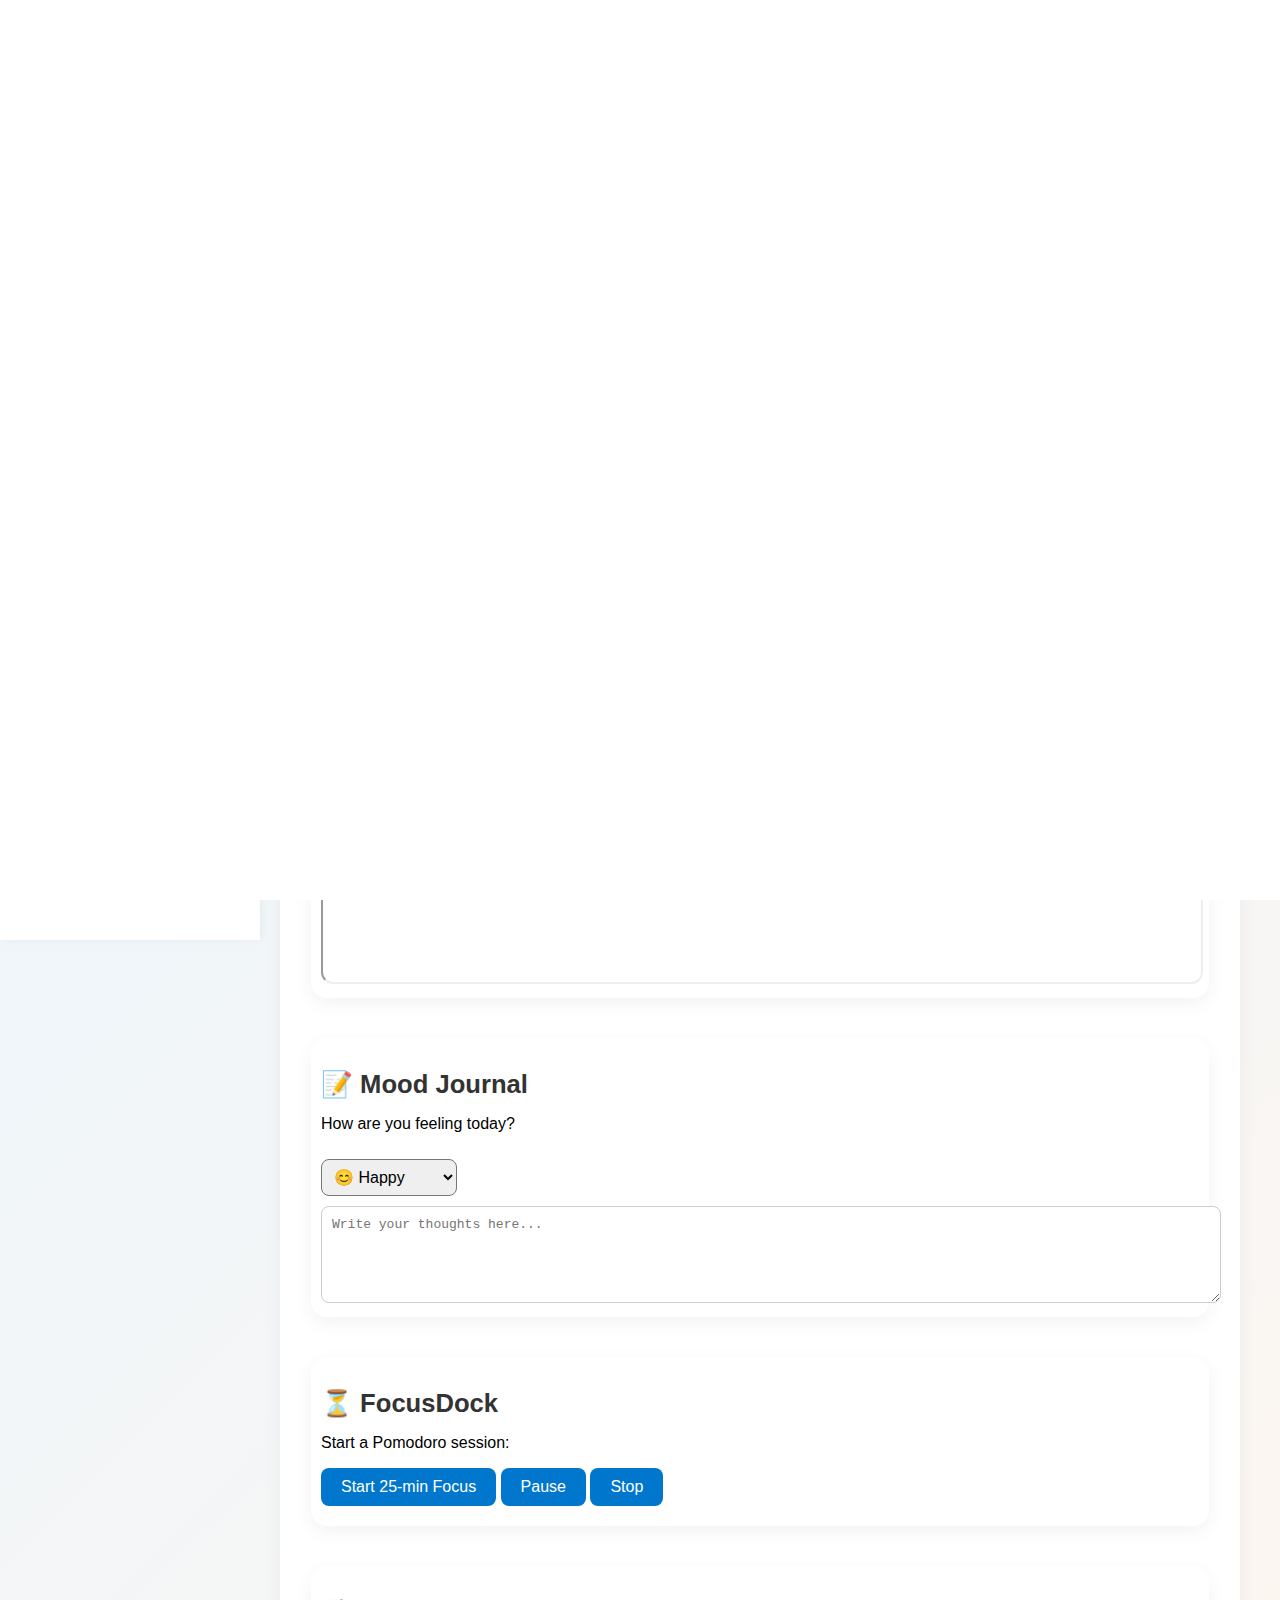
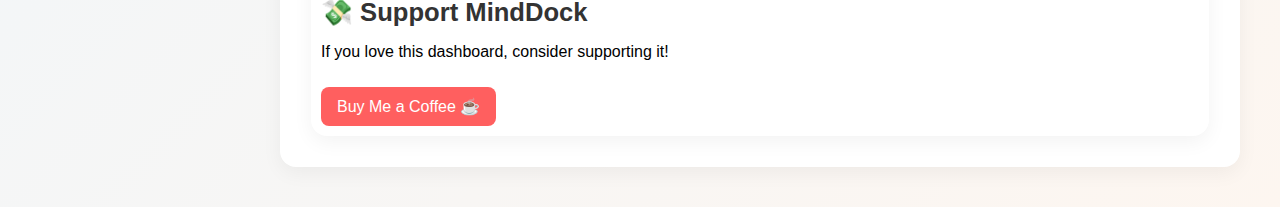
<file: index.html>
<!DOCTYPE html>
<html lang="en">
<head>
  <meta charset="UTF-8">
  <title>MindDock</title>
  <link rel="stylesheet" href="style.css">
  <script defer src="script.js"></script>
</head>
<body>
  <!-- Splash Screen -->
  <div id="splash-screen">
    <img src="assets/logo.png" alt="MindDock Logo" />
  </div>

  <div class="sidebar">
    <h1>🧘 MindDock</h1>
    <ul>
      <li><a href="#calmplay">CalmPlay</a></li>
      <li><a href="#soundnest">SoundNest</a></li>
      <li><a href="#moodjournal">Mood Journal</a></li>
      <li><a href="#focusdock">FocusDock</a></li>
      <li><a href="#support">Support</a></li>
    </ul>
  </div>

  <div class="main-content">
    <div class="welcome-card">
      <h2>Welcome to MindDock 🧘</h2>
      <p>Your personal calm dashboard—breathe, reflect, reset.</p>
    </div>

    <!-- CalmPlay Section -->
    <div class="section" id="calmplay">
      <h2>🧘 CalmPlay</h2>
      <table class="game-table">
        <tr>
          <td>
            <div class="game-card" onclick="openGame('gameLauncher')">
  <h3>🧘 CalmPlay Arcade</h3>
  <p>Explore all calming games in one place</p>
</div>


    <!-- Modal Container -->
    <div id="gameModal" class="modal hidden">
      <div class="modal-content">
        <span class="close-btn" onclick="closeGame()">×</span>
        <iframe id="gameFrame" src="" frameborder="0"></iframe>
      </div>
    </div>

    <!-- SoundNest Section -->
    <div class="section" id="soundnest">
      <h2>🎧 SoundNest</h2>
      <iframe
        style="border-radius:12px"
        src="https://open.spotify.com/embed/playlist/7JVfZlSw21ahqGbwwoNaJk?utm_source=generator"
        width="100%"
        height="352"
        frameborder="2"
        allow="autoplay; clipboard-write; encrypted-media; fullscreen; picture-in-picture"
        loading="lazy">
      </iframe>
    </div>

    <!-- Mood Journal Section -->
    <div class="section" id="moodjournal">
      <h2>📝 Mood Journal</h2>
      <p>How are you feeling today?</p>
      <select>
        <option>😊 Happy</option>
        <option>😐 Neutral</option>
        <option>😔 Sad</option>
        <option>😠 Frustrated</option>
      </select>
      <textarea placeholder="Write your thoughts here..." rows="5" style="width:100%; margin-top:10px;"></textarea>
    </div>

    <!-- FocusDock Section -->
    <div class="section" id="focusdock">
      <h2>⏳ FocusDock</h2>
      <p>Start a Pomodoro session:</p>
      <button onclick="startTimer()">Start 25-min Focus</button>
      <button onclick="pauseTimer()">Pause</button>
      <button onclick="stopTimer()">Stop</button>
      <div id="timerDisplay" style="margin-top:10px; font-size:1.5em;"></div>
    </div>

    <!-- Support Section -->
    <div class="section" id="support">
      <h2>💸 Support MindDock</h2>
      <p>If you love this dashboard, consider supporting it!</p>
      <a href="https://ko-fi.com/yourlink" target="_blank">Buy Me a Coffee ☕</a>
    </div>
  </div>

  <script>
    function toggleGame(id) {
      const game = document.getElementById(id);
      game.classList.toggle('hidden');
    }

    document.addEventListener("DOMContentLoaded", () => {
      const startBtn = document.getElementById("startBreathingBtn");
      const iframe = document.getElementById("breathSyncFrame");

      if (startBtn && iframe) {
        startBtn.addEventListener("click", () => {
          iframe.contentWindow.postMessage("startBreathSync", "*");
        });
      }
    });
  </script>
</body>
</html>
</file>
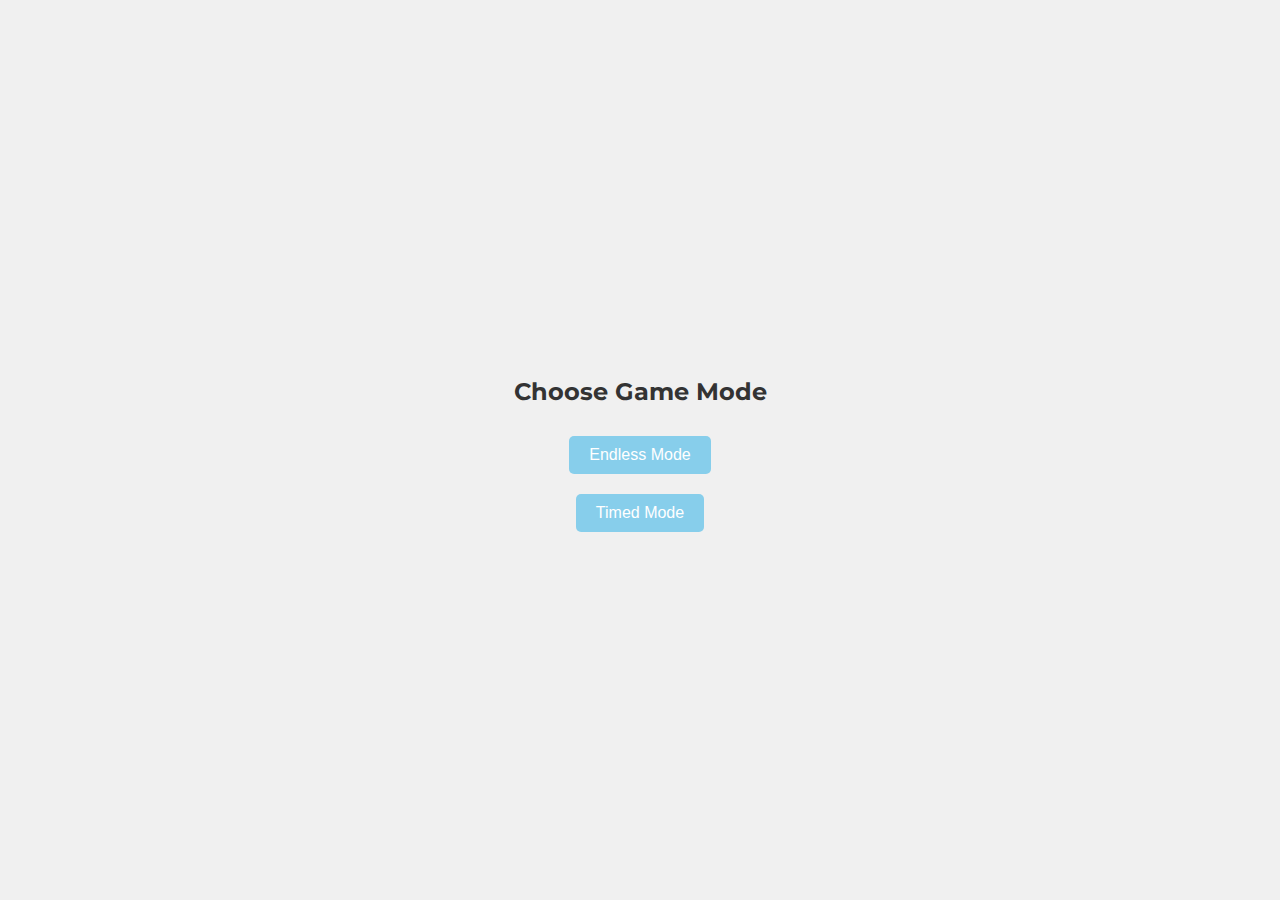
<file: modules/games/01-Candy-Crush-Game/index.html>
<!DOCTYPE html>
<html lang="en" dir="ltr">
  <head>
    <meta charset="utf-8">
    <title>Talha - Candy Crush</title>

    <!-- 👇🏻👇🏻👇🏻👇🏻👇🏻👇🏻👇🏻👇🏻👇🏻👇🏻👇🏻👇🏻👇🏻👇🏻👇🏻👇🏻👇🏻👇🏻👇🏻👇🏻👇🏻👇🏻👇🏻👇🏻👇🏻👇🏻👇🏻👇🏻👇🏻👇🏻👇🏻👇🏻👇🏻👇🏻👇🏻👇🏻👇🏻👇🏻👇🏻👇🏻👇🏻👇🏻👇🏻-->
    <!-- Also uploaded the demo of this code in a gif : https://c.tenor.com/x8v1oNUOmg4AAAAd/tenor.gif-->
    <!-- 👆🏻👆🏻👆🏻👆🏻👆🏻👆🏻👆🏻👆🏻👆🏻👆🏻👆🏻👆🏻👆🏻👆🏻👆🏻👆🏻👆🏻👆🏻👆🏻👆🏻👆🏻👆🏻👆🏻👆🏻👆🏻👆🏻👆🏻👆🏻👆🏻👆🏻👆🏻👆🏻👆🏻👆🏻👆🏻👆🏻👆🏻👆🏻👆🏻👆🏻👆🏻👆🏻👆🏻-->

    <!-- 👇🏻👇🏻👇🏻👇🏻👇🏻👇🏻👇🏻👇🏻👇🏻👇🏻👇🏻👇🏻👇🏻👇🏻👇🏻👇🏻👇🏻👇🏻👇🏻👇🏻👇🏻👇🏻👇🏻👇🏻👇🏻👇🏻👇🏻👇🏻👇🏻👇🏻👇🏻👇🏻👇🏻👇🏻👇🏻👇🏻👇🏻👇🏻👇🏻👇🏻👇🏻👇🏻👇🏻-->
    <!-- More html-css-js Games Calculators Games Cards Elements Projects on https://www.github.com/he-is-talha --> 
    <!-- 👆🏻👆🏻👆🏻👆🏻👆🏻👆🏻👆🏻👆🏻👆🏻👆🏻👆🏻👆🏻👆🏻👆🏻👆🏻👆🏻👆🏻👆🏻👆🏻👆🏻👆🏻👆🏻👆🏻👆🏻👆🏻👆🏻👆🏻👆🏻👆🏻👆🏻👆🏻👆🏻👆🏻👆🏻👆🏻👆🏻👆🏻👆🏻👆🏻👆🏻👆🏻👆🏻👆🏻-->

    <link rel="icon" href="https://i.ibb.co/M6KTWnf/pic.jpg">

    <link rel="stylesheet" href="style.css">
    <link href="https://fonts.googleapis.com/css?family=Montserrat:300,400&display=swap" rel="stylesheet">
    <script src="script.js" charset="utf-8"></script>
  </head>
  <body>
    <!-- Mode Selection Screen -->
    <div id="modeSelection">
      <h2>Choose Game Mode</h2>
      <button id="endlessMode">Endless Mode</button>
      <button id="timedMode">Timed Mode</button>
    </div>
    <!-- Scoreboard with Timer and Change Mode Button -->
    <div class="scoreBoard">
      <h3>score</h3>
      <h1 id="score">0</h1>
      <div id="timer"></div>
      <button id="changeMode">Change Mode</button>
    </div>
    <!-- Game Grid -->
    <div class="grid"></div>
  </body>
</html>
</file>
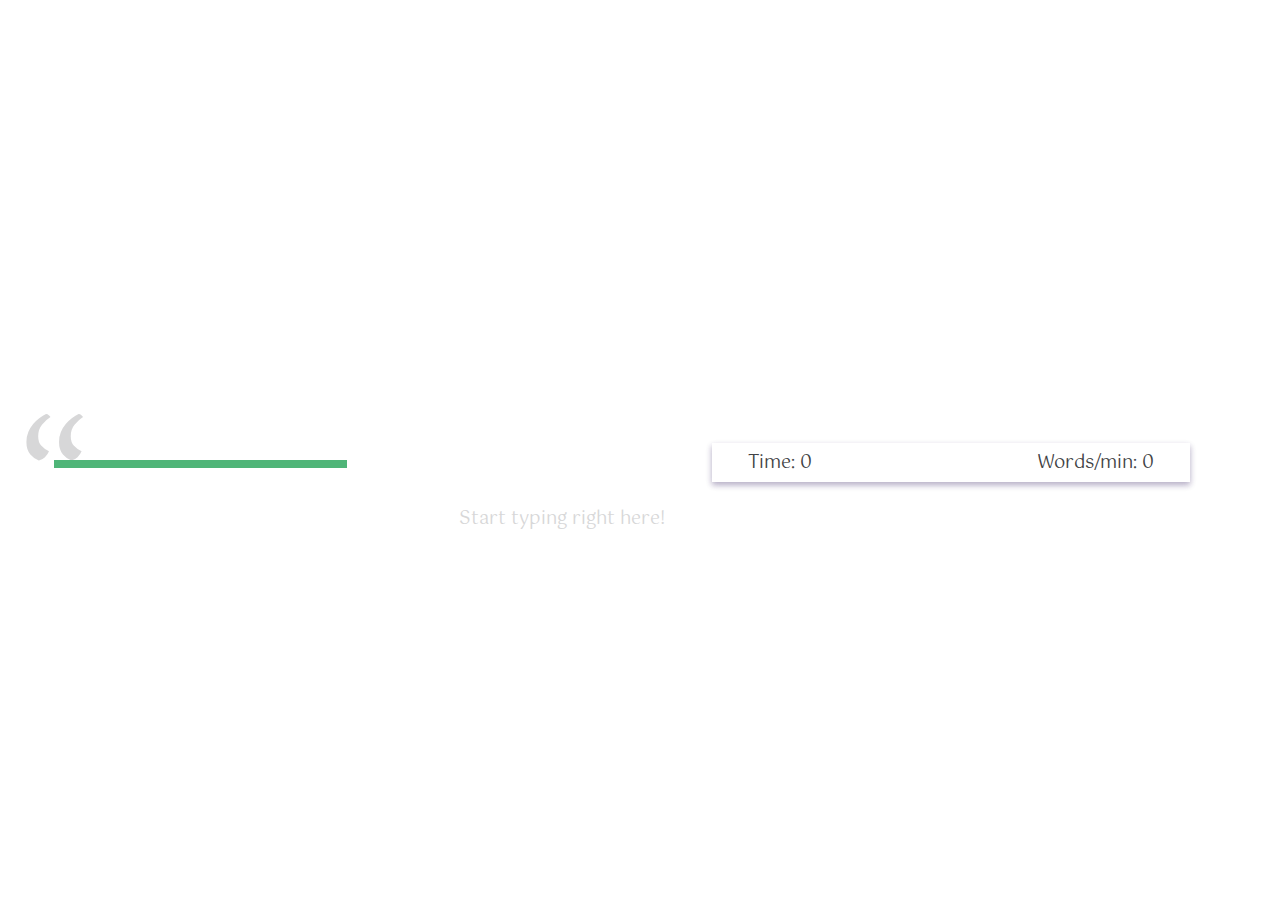
<file: modules/games/03-Speed-Typing-Game/index.html>
<!DOCTYPE html>
<html lang="en">
  <head>
    <title>Talha - Speed Typing Test</title>
    <meta charset="UTF-8" />
    <meta name="viewport" content="width=device-width" />
    <link rel="stylesheet" href="style.css" />


    <!-- 👇🏻👇🏻👇🏻👇🏻👇🏻👇🏻👇🏻👇🏻👇🏻👇🏻👇🏻👇🏻👇🏻👇🏻👇🏻👇🏻👇🏻👇🏻👇🏻👇🏻👇🏻👇🏻👇🏻👇🏻👇🏻👇🏻👇🏻👇🏻👇🏻👇🏻👇🏻👇🏻👇🏻👇🏻👇🏻👇🏻👇🏻👇🏻👇🏻👇🏻👇🏻👇🏻👇🏻-->
    <!-- Also uploaded the demo of this code in a gif : https://c.tenor.com/x8v1oNUOmg4AAAAd/tenor.gif-->
    <!-- 👆🏻👆🏻👆🏻👆🏻👆🏻👆🏻👆🏻👆🏻👆🏻👆🏻👆🏻👆🏻👆🏻👆🏻👆🏻👆🏻👆🏻👆🏻👆🏻👆🏻👆🏻👆🏻👆🏻👆🏻👆🏻👆🏻👆🏻👆🏻👆🏻👆🏻👆🏻👆🏻👆🏻👆🏻👆🏻👆🏻👆🏻👆🏻👆🏻👆🏻👆🏻👆🏻👆🏻-->

    <!-- 👇🏻👇🏻👇🏻👇🏻👇🏻👇🏻👇🏻👇🏻👇🏻👇🏻👇🏻👇🏻👇🏻👇🏻👇🏻👇🏻👇🏻👇🏻👇🏻👇🏻👇🏻👇🏻👇🏻👇🏻👇🏻👇🏻👇🏻👇🏻👇🏻👇🏻👇🏻👇🏻👇🏻👇🏻👇🏻👇🏻👇🏻👇🏻👇🏻👇🏻👇🏻👇🏻👇🏻-->
    <!-- More html-css-js Games Calculators Games Cards Elements Projects on https://www.github.com/he-is-talha --> 
    <!-- 👆🏻👆🏻👆🏻👆🏻👆🏻👆🏻👆🏻👆🏻👆🏻👆🏻👆🏻👆🏻👆🏻👆🏻👆🏻👆🏻👆🏻👆🏻👆🏻👆🏻👆🏻👆🏻👆🏻👆🏻👆🏻👆🏻👆🏻👆🏻👆🏻👆🏻👆🏻👆🏻👆🏻👆🏻👆🏻👆🏻👆🏻👆🏻👆🏻👆🏻👆🏻👆🏻👆🏻-->

    <link rel="icon" href="https://i.ibb.co/M6KTWnf/pic.jpg">

  </head>
  <body>
    <main>
      <div class="quote-display" id="quoteDisplay"><span></span></div>
      <section class="typing">
        <hr />
        <div class="score">
          <div class="timer">
            <span class="timer__label">Time:</span>
            <span class="timer__text" id="timer">0</span>
          </div>
          <div="words-per-minute">
            <span class="words-per-minute__label">Words/min:</span>
            <span class="words-per-minute__text" id="wpm">0</span>
        </div>
        </div>
        <textarea class="quote-input" name="quoteInput" id="quoteInput" placeholder="Start typing right here!" cdkFocusInitial></textarea>
      </section>
    </main>
    <script src="script.js"></script>
  </body>
</html>
</file>
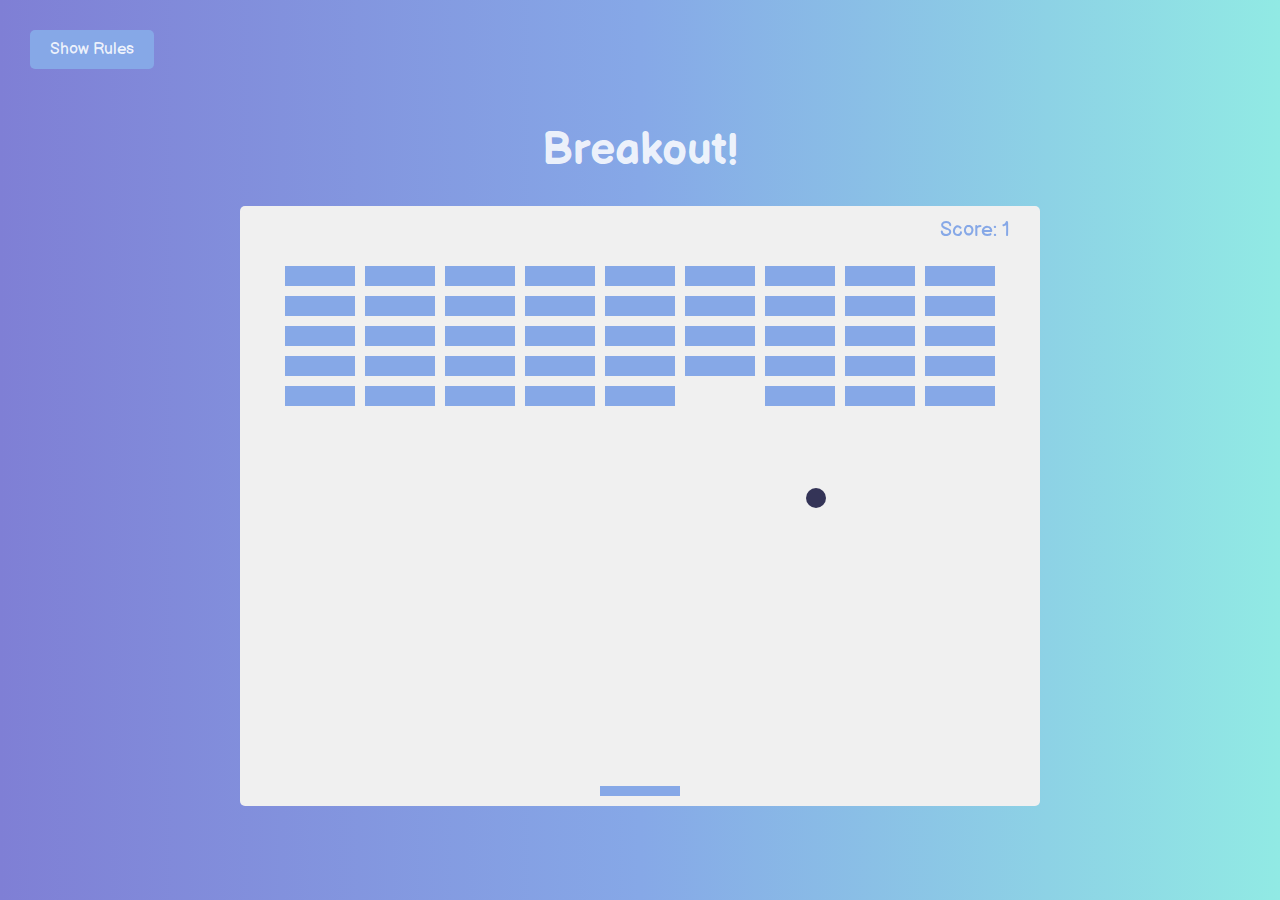
<file: modules/games/04-Breakout-Game/index.html>
<!DOCTYPE html>
<html lang="en">
  <head>
    <meta charset="UTF-8" />
    <meta name="viewport" content="width=device-width, initial-scale=1.0" />
    <link rel="stylesheet" href="style.css" />
    <title>Talha - Breakout Game</title>
    <!-- 👇🏻👇🏻👇🏻👇🏻👇🏻👇🏻👇🏻👇🏻👇🏻👇🏻👇🏻👇🏻👇🏻👇🏻👇🏻👇🏻👇🏻👇🏻👇🏻👇🏻👇🏻👇🏻👇🏻👇🏻👇🏻👇🏻👇🏻👇🏻👇🏻👇🏻👇🏻👇🏻👇🏻👇🏻👇🏻👇🏻👇🏻👇🏻👇🏻👇🏻👇🏻👇🏻👇🏻-->
    <!-- Also uploaded the demo of this code in a gif : https://c.tenor.com/x8v1oNUOmg4AAAAd/tenor.gif-->
    <!-- 👆🏻👆🏻👆🏻👆🏻👆🏻👆🏻👆🏻👆🏻👆🏻👆🏻👆🏻👆🏻👆🏻👆🏻👆🏻👆🏻👆🏻👆🏻👆🏻👆🏻👆🏻👆🏻👆🏻👆🏻👆🏻👆🏻👆🏻👆🏻👆🏻👆🏻👆🏻👆🏻👆🏻👆🏻👆🏻👆🏻👆🏻👆🏻👆🏻👆🏻👆🏻👆🏻👆🏻-->

    <!-- 👇🏻👇🏻👇🏻👇🏻👇🏻👇🏻👇🏻👇🏻👇🏻👇🏻👇🏻👇🏻👇🏻👇🏻👇🏻👇🏻👇🏻👇🏻👇🏻👇🏻👇🏻👇🏻👇🏻👇🏻👇🏻👇🏻👇🏻👇🏻👇🏻👇🏻👇🏻👇🏻👇🏻👇🏻👇🏻👇🏻👇🏻👇🏻👇🏻👇🏻👇🏻👇🏻👇🏻-->
    <!-- More html-css-js Games Calculators Games Cards Elements Projects on https://www.github.com/he-is-talha --> 
    <!-- 👆🏻👆🏻👆🏻👆🏻👆🏻👆🏻👆🏻👆🏻👆🏻👆🏻👆🏻👆🏻👆🏻👆🏻👆🏻👆🏻👆🏻👆🏻👆🏻👆🏻👆🏻👆🏻👆🏻👆🏻👆🏻👆🏻👆🏻👆🏻👆🏻👆🏻👆🏻👆🏻👆🏻👆🏻👆🏻👆🏻👆🏻👆🏻👆🏻👆🏻👆🏻👆🏻👆🏻-->

    <link rel="icon" href="https://i.ibb.co/M6KTWnf/pic.jpg">
  </head>
  <body>
    <h1>Breakout!</h1>
    <button id="rules-btn" class="btn rules-btn">Show Rules</button>
    <div id="rules" class="rules">
      <h2>How To Play:</h2>
      <p>
        Use your right and left keys to move the paddle to bounce the ball up
        and break the blocks.
      </p>
      <p>If you miss the ball, your score and the blocks will reset.</p>
      <button id="close-btn" class="btn">Close</button>
    </div>
    <canvas id="canvas"></canvas>
    <script src="script.js"></script>
  </body>
</html>
</file>
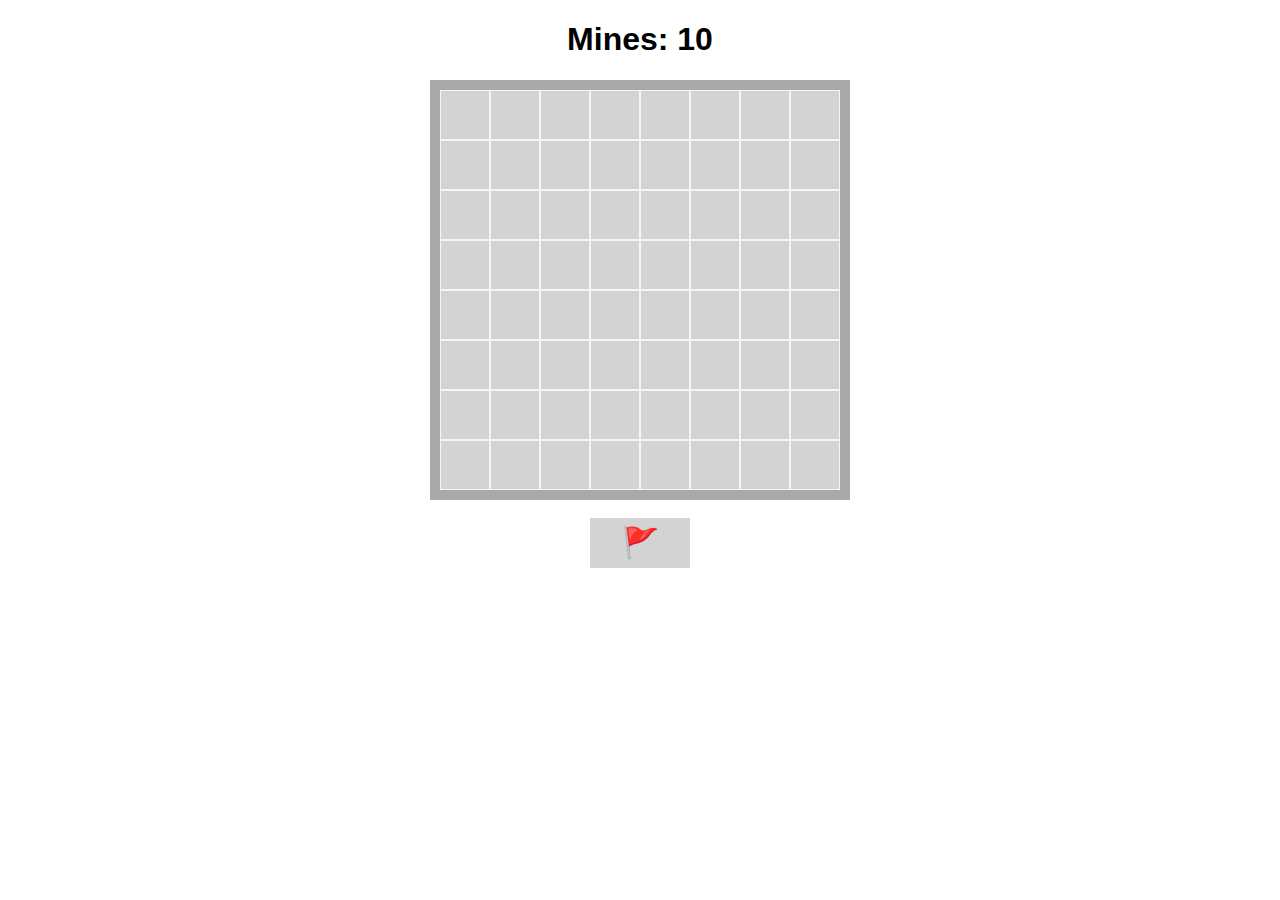
<file: modules/games/05-Minesweeper-Game/index.html>
<!DOCTYPE html>
<html>
  <head>
    <meta charset="UTF-8" />
    <meta name="viewport" content="width=device-width, initial-scale=1.0" />
    <title>Talha - Minesweeper</title>
    <link rel="stylesheet" href="style.css" />
    <script src="script.js"></script>
    <link rel="icon" href="https://i.ibb.co/M6KTWnf/pic.jpg" />

    <!-- 👇🏻👇🏻👇🏻👇🏻👇🏻👇🏻👇🏻👇🏻👇🏻👇🏻👇🏻👇🏻👇🏻👇🏻👇🏻👇🏻👇🏻👇🏻👇🏻👇🏻👇🏻👇🏻👇🏻👇🏻👇🏻👇🏻👇🏻👇🏻👇🏻👇🏻👇🏻👇🏻👇🏻👇🏻👇🏻👇🏻👇🏻👇🏻👇🏻👇🏻👇🏻👇🏻👇🏻-->
    <!-- Also uploaded the demo of this code in a gif : https://c.tenor.com/x8v1oNUOmg4AAAAd/tenor.gif-->
    <!-- 👆🏻👆🏻👆🏻👆🏻👆🏻👆🏻👆🏻👆🏻👆🏻👆🏻👆🏻👆🏻👆🏻👆🏻👆🏻👆🏻👆🏻👆🏻👆🏻👆🏻👆🏻👆🏻👆🏻👆🏻👆🏻👆🏻👆🏻👆🏻👆🏻👆🏻👆🏻👆🏻👆🏻👆🏻👆🏻👆🏻👆🏻👆🏻👆🏻👆🏻👆🏻👆🏻👆🏻-->

    <!-- 👇🏻👇🏻👇🏻👇🏻👇🏻👇🏻👇🏻👇🏻👇🏻👇🏻👇🏻👇🏻👇🏻👇🏻👇🏻👇🏻👇🏻👇🏻👇🏻👇🏻👇🏻👇🏻👇🏻👇🏻👇🏻👇🏻👇🏻👇🏻👇🏻👇🏻👇🏻👇🏻👇🏻👇🏻👇🏻👇🏻👇🏻👇🏻👇🏻👇🏻👇🏻👇🏻👇🏻-->
    <!-- More html-css-js Games Calculators Games Cards Elements Projects on https://www.github.com/he-is-talha -->
    <!-- 👆🏻👆🏻👆🏻👆🏻👆🏻👆🏻👆🏻👆🏻👆🏻👆🏻👆🏻👆🏻👆🏻👆🏻👆🏻👆🏻👆🏻👆🏻👆🏻👆🏻👆🏻👆🏻👆🏻👆🏻👆🏻👆🏻👆🏻👆🏻👆🏻👆🏻👆🏻👆🏻👆🏻👆🏻👆🏻👆🏻👆🏻👆🏻👆🏻👆🏻👆🏻👆🏻👆🏻-->
  </head>

  <body>
    <h1>Mines: <span id="mines-count">0</span></h1>
    <div id="board"></div>
    <br />
    <button id="flag-button">🚩</button>
  </body>
</html>
</file>
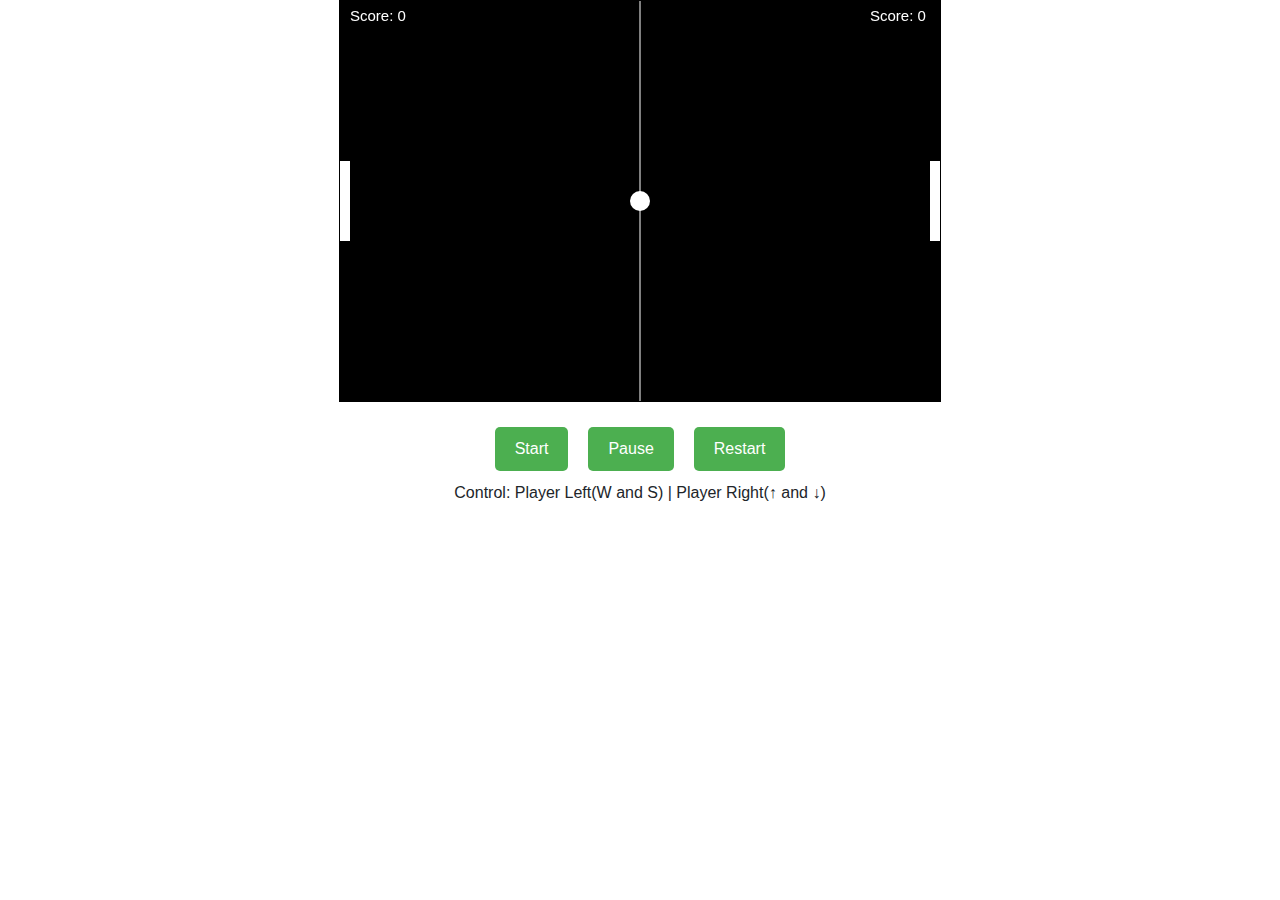
<file: modules/games/07-Ping-Pong-Game/index.html>
<!DOCTYPE html>
<html>
  <head>
    <title>Talha - Ping Pong Game</title>
    <!-- Add the Bootstrap CSS file -->
    <link
      rel="stylesheet"
      href="https://maxcdn.bootstrapcdn.com/bootstrap/4.0.0/css/bootstrap.min.css"
    />

    <link rel="icon" href="https://i.ibb.co/M6KTWnf/pic.jpg" />

    <!-- 👇🏻👇🏻👇🏻👇🏻👇🏻👇🏻👇🏻👇🏻👇🏻👇🏻👇🏻👇🏻👇🏻👇🏻👇🏻👇🏻👇🏻👇🏻👇🏻👇🏻👇🏻👇🏻👇🏻👇🏻👇🏻👇🏻👇🏻👇🏻👇🏻👇🏻👇🏻👇🏻👇🏻👇🏻👇🏻👇🏻👇🏻👇🏻👇🏻👇🏻👇🏻👇🏻👇🏻-->
    <!-- Also uploaded the demo of this code in a gif : https://c.tenor.com/x8v1oNUOmg4AAAAd/tenor.gif-->
    <!-- 👆🏻👆🏻👆🏻👆🏻👆🏻👆🏻👆🏻👆🏻👆🏻👆🏻👆🏻👆🏻👆🏻👆🏻👆🏻👆🏻👆🏻👆🏻👆🏻👆🏻👆🏻👆🏻👆🏻👆🏻👆🏻👆🏻👆🏻👆🏻👆🏻👆🏻👆🏻👆🏻👆🏻👆🏻👆🏻👆🏻👆🏻👆🏻👆🏻👆🏻👆🏻👆🏻👆🏻-->

    <!-- 👇🏻👇🏻👇🏻👇🏻👇🏻👇🏻👇🏻👇🏻👇🏻👇🏻👇🏻👇🏻👇🏻👇🏻👇🏻👇🏻👇🏻👇🏻👇🏻👇🏻👇🏻👇🏻👇🏻👇🏻👇🏻👇🏻👇🏻👇🏻👇🏻👇🏻👇🏻👇🏻👇🏻👇🏻👇🏻👇🏻👇🏻👇🏻👇🏻👇🏻👇🏻👇🏻👇🏻-->
    <!-- More html-css-js Games Calculators Games Cards Elements Projects on https://www.github.com/he-is-talha -->
    <!-- 👆🏻👆🏻👆🏻👆🏻👆🏻👆🏻👆🏻👆🏻👆🏻👆🏻👆🏻👆🏻👆🏻👆🏻👆🏻👆🏻👆🏻👆🏻👆🏻👆🏻👆🏻👆🏻👆🏻👆🏻👆🏻👆🏻👆🏻👆🏻👆🏻👆🏻👆🏻👆🏻👆🏻👆🏻👆🏻👆🏻👆🏻👆🏻👆🏻👆🏻👆🏻👆🏻👆🏻-->

    <!-- Add the Bootstrap JavaScript file -->

    <link rel="stylesheet" href="style.css" />
    <style>
      canvas {
        border: 1px solid black;
      }
    </style>
  </head>
  <body>
    <div class="container">
      <canvas id="canvas" width="600" height="400"></canvas>
    </div>
    <div class="button">
      <button id="start-btn" class="btn">Start</button>
      <button id="pause-btn" class="btn">Pause</button>
      <button id="restart-btn" class="btn">Restart</button>
    </div>
    <p class="control">Control: Player Left(W and S) | Player Right(↑ and ↓)</p>
    <!-- Add a modal element with an ID -->
    <div class="modal" tabindex="-1" role="dialog" id="message-modal">
      <div class="modal-dialog" role="document">
        <div class="modal-content">
          <div class="modal-body">
            <h5 id="message"></h5>
          </div>
          <div class="modal-footer">
            <button
              type="button"
              id="message-modal-close"
              class="btn btn-secondary"
              data-dismiss="modal"
            >
              Close
            </button>
          </div>
        </div>
      </div>
    </div>

    <script src="https://code.jquery.com/jquery-3.6.0.min.js"></script>
    <script src="https://maxcdn.bootstrapcdn.com/bootstrap/4.0.0/js/bootstrap.min.js"></script>
    <script src="script.js"></script>
  </body>
</html>
</file>
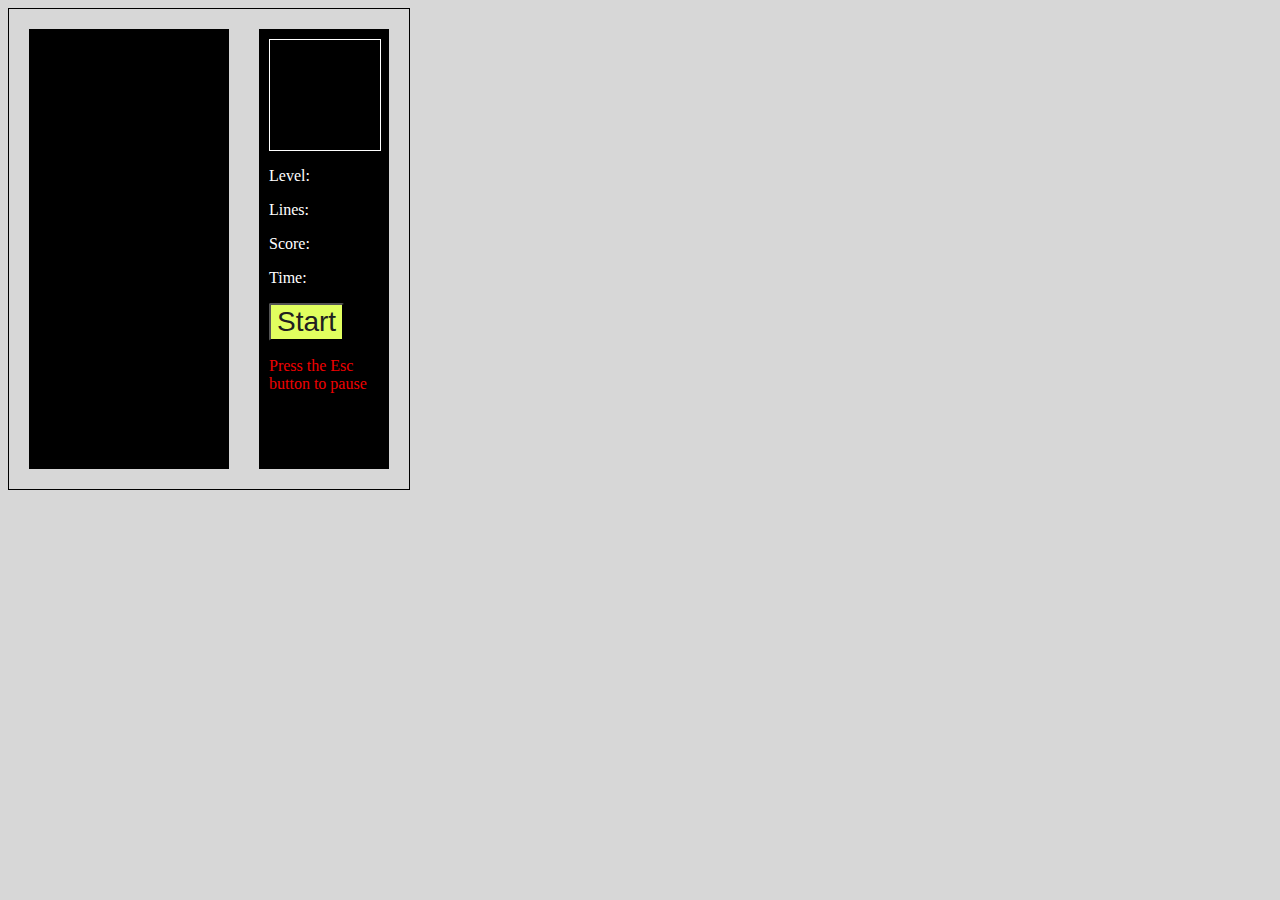
<file: modules/games/08-Tetris-Game/index.html>
<!DOCTYPE html>
<html>
  <head>
    <title>Talha - Tetris Game</title>
    <link rel="stylesheet" type="text/css" href="style.css" />
    <link rel="icon" href="https://i.ibb.co/M6KTWnf/pic.jpg" />

    <!-- 👇🏻👇🏻👇🏻👇🏻👇🏻👇🏻👇🏻👇🏻👇🏻👇🏻👇🏻👇🏻👇🏻👇🏻👇🏻👇🏻👇🏻👇🏻👇🏻👇🏻👇🏻👇🏻👇🏻👇🏻👇🏻👇🏻👇🏻👇🏻👇🏻👇🏻👇🏻👇🏻👇🏻👇🏻👇🏻👇🏻👇🏻👇🏻👇🏻👇🏻👇🏻👇🏻👇🏻-->
    <!-- Also uploaded the demo of this code in a gif : https://c.tenor.com/x8v1oNUOmg4AAAAd/tenor.gif-->
    <!-- 👆🏻👆🏻👆🏻👆🏻👆🏻👆🏻👆🏻👆🏻👆🏻👆🏻👆🏻👆🏻👆🏻👆🏻👆🏻👆🏻👆🏻👆🏻👆🏻👆🏻👆🏻👆🏻👆🏻👆🏻👆🏻👆🏻👆🏻👆🏻👆🏻👆🏻👆🏻👆🏻👆🏻👆🏻👆🏻👆🏻👆🏻👆🏻👆🏻👆🏻👆🏻👆🏻👆🏻-->

    <!-- 👇🏻👇🏻👇🏻👇🏻👇🏻👇🏻👇🏻👇🏻👇🏻👇🏻👇🏻👇🏻👇🏻👇🏻👇🏻👇🏻👇🏻👇🏻👇🏻👇🏻👇🏻👇🏻👇🏻👇🏻👇🏻👇🏻👇🏻👇🏻👇🏻👇🏻👇🏻👇🏻👇🏻👇🏻👇🏻👇🏻👇🏻👇🏻👇🏻👇🏻👇🏻👇🏻👇🏻-->
    <!-- More html-css-js Games Calculators Games Cards Elements Projects on https://www.github.com/he-is-talha -->
    <!-- 👆🏻👆🏻👆🏻👆🏻👆🏻👆🏻👆🏻👆🏻👆🏻👆🏻👆🏻👆🏻👆🏻👆🏻👆🏻👆🏻👆🏻👆🏻👆🏻👆🏻👆🏻👆🏻👆🏻👆🏻👆🏻👆🏻👆🏻👆🏻👆🏻👆🏻👆🏻👆🏻👆🏻👆🏻👆🏻👆🏻👆🏻👆🏻👆🏻👆🏻👆🏻👆🏻👆🏻-->
  </head>
  <body>
    <div id="tetris">
      <div id="info">
        <div id="next_shape"></div>
        <p id="level">Level: <span></span></p>
        <p id="lines">Lines: <span></span></p>
        <p id="score">Score: <span></span></p>
        <p id="time">Time: <span></span></p>
        <button id="start">Start</button>
        <p class="red">Press the Esc button to pause<span></span></p>
      </div>
      <div id="canvas"></div>
    </div>
    <script type="text/javascript" src="script.js"></script>
  </body>
</html>
</file>
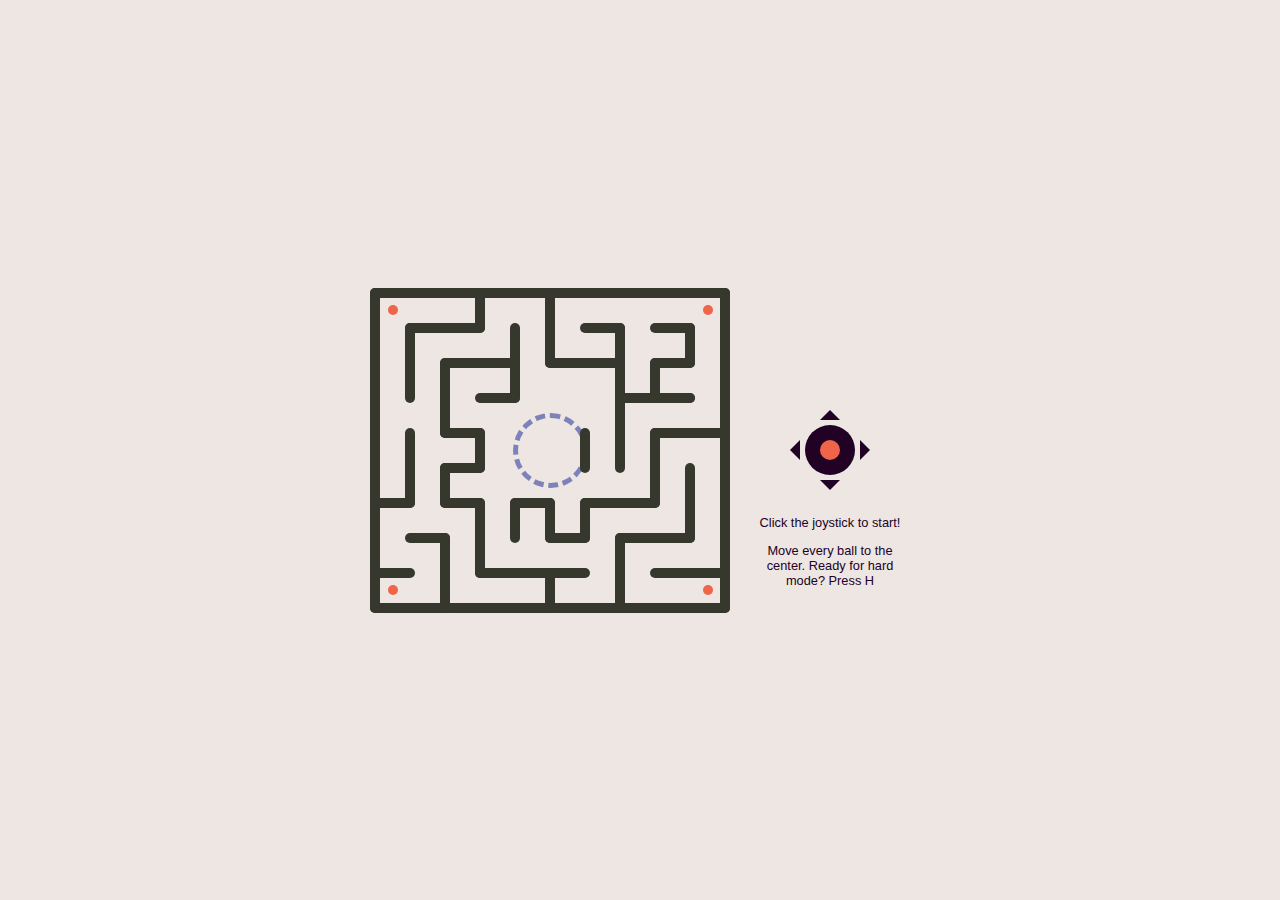
<file: modules/games/09-Tilting-Maze-Game/index.html>
<!DOCTYPE html>
<html lang="en">
  <head>
    <title>Talha - Tilting Maze game</title>
    <meta charset="UTF-8" />
    <meta name="viewport" content="width=device-width" />
    <link rel="stylesheet" href="style.css" />
    <link rel="icon" href="https://i.ibb.co/M6KTWnf/pic.jpg" />

    <!-- 👇🏻👇🏻👇🏻👇🏻👇🏻👇🏻👇🏻👇🏻👇🏻👇🏻👇🏻👇🏻👇🏻👇🏻👇🏻👇🏻👇🏻👇🏻👇🏻👇🏻👇🏻👇🏻👇🏻👇🏻👇🏻👇🏻👇🏻👇🏻👇🏻👇🏻👇🏻👇🏻👇🏻👇🏻👇🏻👇🏻👇🏻👇🏻👇🏻👇🏻👇🏻👇🏻👇🏻-->
    <!-- Also uploaded the demo of this code in a gif : https://c.tenor.com/x8v1oNUOmg4AAAAd/tenor.gif-->
    <!-- 👆🏻👆🏻👆🏻👆🏻👆🏻👆🏻👆🏻👆🏻👆🏻👆🏻👆🏻👆🏻👆🏻👆🏻👆🏻👆🏻👆🏻👆🏻👆🏻👆🏻👆🏻👆🏻👆🏻👆🏻👆🏻👆🏻👆🏻👆🏻👆🏻👆🏻👆🏻👆🏻👆🏻👆🏻👆🏻👆🏻👆🏻👆🏻👆🏻👆🏻👆🏻👆🏻👆🏻-->

    <!-- 👇🏻👇🏻👇🏻👇🏻👇🏻👇🏻👇🏻👇🏻👇🏻👇🏻👇🏻👇🏻👇🏻👇🏻👇🏻👇🏻👇🏻👇🏻👇🏻👇🏻👇🏻👇🏻👇🏻👇🏻👇🏻👇🏻👇🏻👇🏻👇🏻👇🏻👇🏻👇🏻👇🏻👇🏻👇🏻👇🏻👇🏻👇🏻👇🏻👇🏻👇🏻👇🏻👇🏻-->
    <!-- More html-css-js Games Calculators Games Cards Elements Projects on https://www.github.com/he-is-talha -->
    <!-- 👆🏻👆🏻👆🏻👆🏻👆🏻👆🏻👆🏻👆🏻👆🏻👆🏻👆🏻👆🏻👆🏻👆🏻👆🏻👆🏻👆🏻👆🏻👆🏻👆🏻👆🏻👆🏻👆🏻👆🏻👆🏻👆🏻👆🏻👆🏻👆🏻👆🏻👆🏻👆🏻👆🏻👆🏻👆🏻👆🏻👆🏻👆🏻👆🏻👆🏻👆🏻👆🏻👆🏻-->
  </head>
  <body>
    <div id="center">
      <div id="game">
        <div id="maze">
          <div id="end"></div>
        </div>
        <div id="joystick">
          <div class="joystick-arrow"></div>
          <div class="joystick-arrow"></div>
          <div class="joystick-arrow"></div>
          <div class="joystick-arrow"></div>
          <div id="joystick-head"></div>
        </div>
        <div id="note">
          Click the joystick to start!
          <p>Move every ball to the center. Ready for hard mode? Press H</p>
        </div>
      </div>
    </div>
    <script src="script.js"></script>
  </body>
</html>
</file>
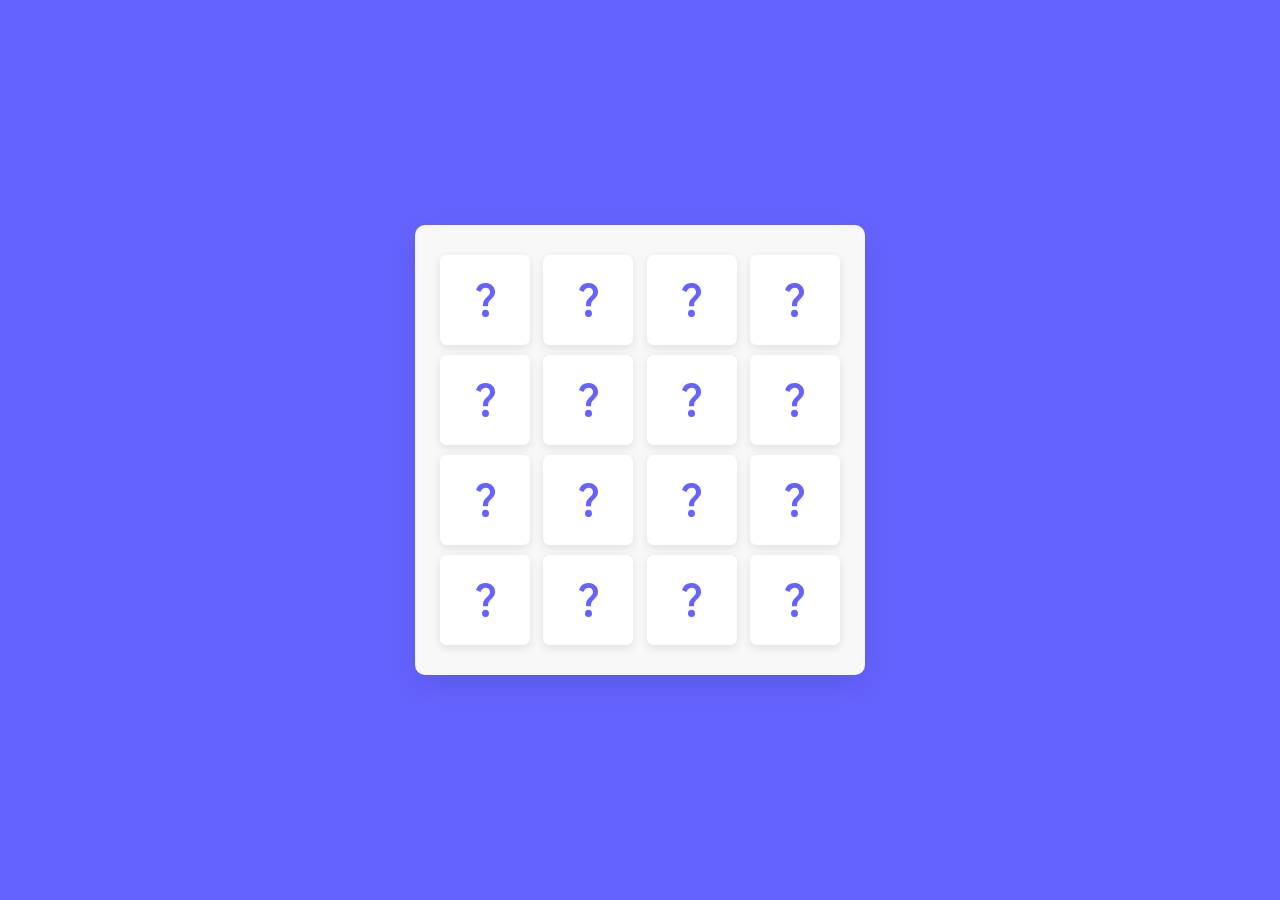
<file: modules/games/10-Memory-Card-Game/index.html>
<!doctype html>
<html lang="en" dir="ltr"> 
 <head> 
  <meta charset="utf-8"> 
  <title>Talha - Memory Card Game</title> 

  <!-- 👇🏻👇🏻👇🏻👇🏻👇🏻👇🏻👇🏻👇🏻👇🏻👇🏻👇🏻👇🏻👇🏻👇🏻👇🏻👇🏻👇🏻👇🏻👇🏻👇🏻👇🏻👇🏻👇🏻👇🏻👇🏻👇🏻👇🏻👇🏻👇🏻👇🏻👇🏻👇🏻👇🏻👇🏻👇🏻👇🏻👇🏻👇🏻👇🏻👇🏻👇🏻👇🏻👇🏻-->
	<!-- Also uploaded the demo of this code in a gif : https://c.tenor.com/x8v1oNUOmg4AAAAd/tenor.gif-->
	<!-- 👆🏻👆🏻👆🏻👆🏻👆🏻👆🏻👆🏻👆🏻👆🏻👆🏻👆🏻👆🏻👆🏻👆🏻👆🏻👆🏻👆🏻👆🏻👆🏻👆🏻👆🏻👆🏻👆🏻👆🏻👆🏻👆🏻👆🏻👆🏻👆🏻👆🏻👆🏻👆🏻👆🏻👆🏻👆🏻👆🏻👆🏻👆🏻👆🏻👆🏻👆🏻👆🏻👆🏻-->

	<!-- 👇🏻👇🏻👇🏻👇🏻👇🏻👇🏻👇🏻👇🏻👇🏻👇🏻👇🏻👇🏻👇🏻👇🏻👇🏻👇🏻👇🏻👇🏻👇🏻👇🏻👇🏻👇🏻👇🏻👇🏻👇🏻👇🏻👇🏻👇🏻👇🏻👇🏻👇🏻👇🏻👇🏻👇🏻👇🏻👇🏻👇🏻👇🏻👇🏻👇🏻👇🏻👇🏻👇🏻-->
	<!-- More html-css-js Games Calculators Games Cards Elements Projects on https://www.github.com/he-is-talha --> 
	<!-- 👆🏻👆🏻👆🏻👆🏻👆🏻👆🏻👆🏻👆🏻👆🏻👆🏻👆🏻👆🏻👆🏻👆🏻👆🏻👆🏻👆🏻👆🏻👆🏻👆🏻👆🏻👆🏻👆🏻👆🏻👆🏻👆🏻👆🏻👆🏻👆🏻👆🏻👆🏻👆🏻👆🏻👆🏻👆🏻👆🏻👆🏻👆🏻👆🏻👆🏻👆🏻👆🏻👆🏻-->

	<link rel="icon" href="https://i.ibb.co/M6KTWnf/pic.jpg">
  <link rel="stylesheet" href="style.css"> 
  <meta name="viewport" content="width=device-width, initial-scale=1.0"> 
 </head> 
 <body> 
  <div class="wrapper"> 
   <ul class="cards"> 
    <li class="card"> 
     <div class="view front-view"> 
      <img src="images/que_icon.svg" alt="icon"> 
     </div> 
     <div class="view back-view"> 
      <img src="images/img-1.png" alt="card-img"> 
     </div> </li> 
    <li class="card"> 
     <div class="view front-view"> 
      <img src="images/que_icon.svg" alt="icon"> 
     </div> 
     <div class="view back-view"> 
      <img src="images/img-6.png" alt="card-img"> 
     </div> </li> 
    <li class="card"> 
     <div class="view front-view"> 
      <img src="images/que_icon.svg" alt="icon"> 
     </div> 
     <div class="view back-view"> 
      <img src="images/img-3.png" alt="card-img"> 
     </div> </li> 
    <li class="card"> 
     <div class="view front-view"> 
      <img src="images/que_icon.svg" alt="icon"> 
     </div> 
     <div class="view back-view"> 
      <img src="images/img-2.png" alt="card-img"> 
     </div> </li> 
    <li class="card"> 
     <div class="view front-view"> 
      <img src="images/que_icon.svg" alt="icon"> 
     </div> 
     <div class="view back-view"> 
      <img src="images/img-1.png" alt="card-img"> 
     </div> </li> 
    <li class="card"> 
     <div class="view front-view"> 
      <img src="images/que_icon.svg" alt="icon"> 
     </div> 
     <div class="view back-view"> 
      <img src="images/img-5.png" alt="card-img"> 
     </div> </li> 
    <li class="card"> 
     <div class="view front-view"> 
      <img src="images/que_icon.svg" alt="icon"> 
     </div> 
     <div class="view back-view"> 
      <img src="images/img-2.png" alt="card-img"> 
     </div> </li> 
    <li class="card"> 
     <div class="view front-view"> 
      <img src="images/que_icon.svg" alt="icon"> 
     </div> 
     <div class="view back-view"> 
      <img src="images/img-6.png" alt="card-img"> 
     </div> </li> 
    <li class="card"> 
     <div class="view front-view"> 
      <img src="images/que_icon.svg" alt="icon"> 
     </div> 
     <div class="view back-view"> 
      <img src="images/img-3.png" alt="card-img"> 
     </div> </li> 
    <li class="card"> 
     <div class="view front-view"> 
      <img src="images/que_icon.svg" alt="icon"> 
     </div> 
     <div class="view back-view"> 
      <img src="images/img-4.png" alt="card-img"> 
     </div> </li> 
    <li class="card"> 
     <div class="view front-view"> 
      <img src="images/que_icon.svg" alt="icon"> 
     </div> 
     <div class="view back-view"> 
      <img src="images/img-5.png" alt="card-img"> 
     </div> </li> 
    <li class="card"> 
     <div class="view front-view"> 
      <img src="images/que_icon.svg" alt="icon"> 
     </div> 
     <div class="view back-view"> 
      <img src="images/img-4.png" alt="card-img"> 
     </div> </li> 
    <li class="card"> 
     <div class="view front-view"> 
      <img src="images/que_icon.svg" alt="icon"> 
     </div> 
     <div class="view back-view"> 
      <img src="images/img-4.png" alt="card-img"> 
     </div> </li> 
    <li class="card"> 
     <div class="view front-view"> 
      <img src="images/que_icon.svg" alt="icon"> 
     </div> 
     <div class="view back-view"> 
      <img src="images/img-4.png" alt="card-img"> 
     </div> </li> 
    <li class="card"> 
     <div class="view front-view"> 
      <img src="images/que_icon.svg" alt="icon"> 
     </div> 
     <div class="view back-view"> 
      <img src="images/img-4.png" alt="card-img"> 
     </div> </li> 
    <li class="card"> 
     <div class="view front-view"> 
      <img src="images/que_icon.svg" alt="icon"> 
     </div> 
     <div class="view back-view"> 
      <img src="images/img-4.png" alt="card-img"> 
     </div> </li> 
   </ul> 
  </div> 
  <script src="script.js"></script> 
 
</body></html>
</file>
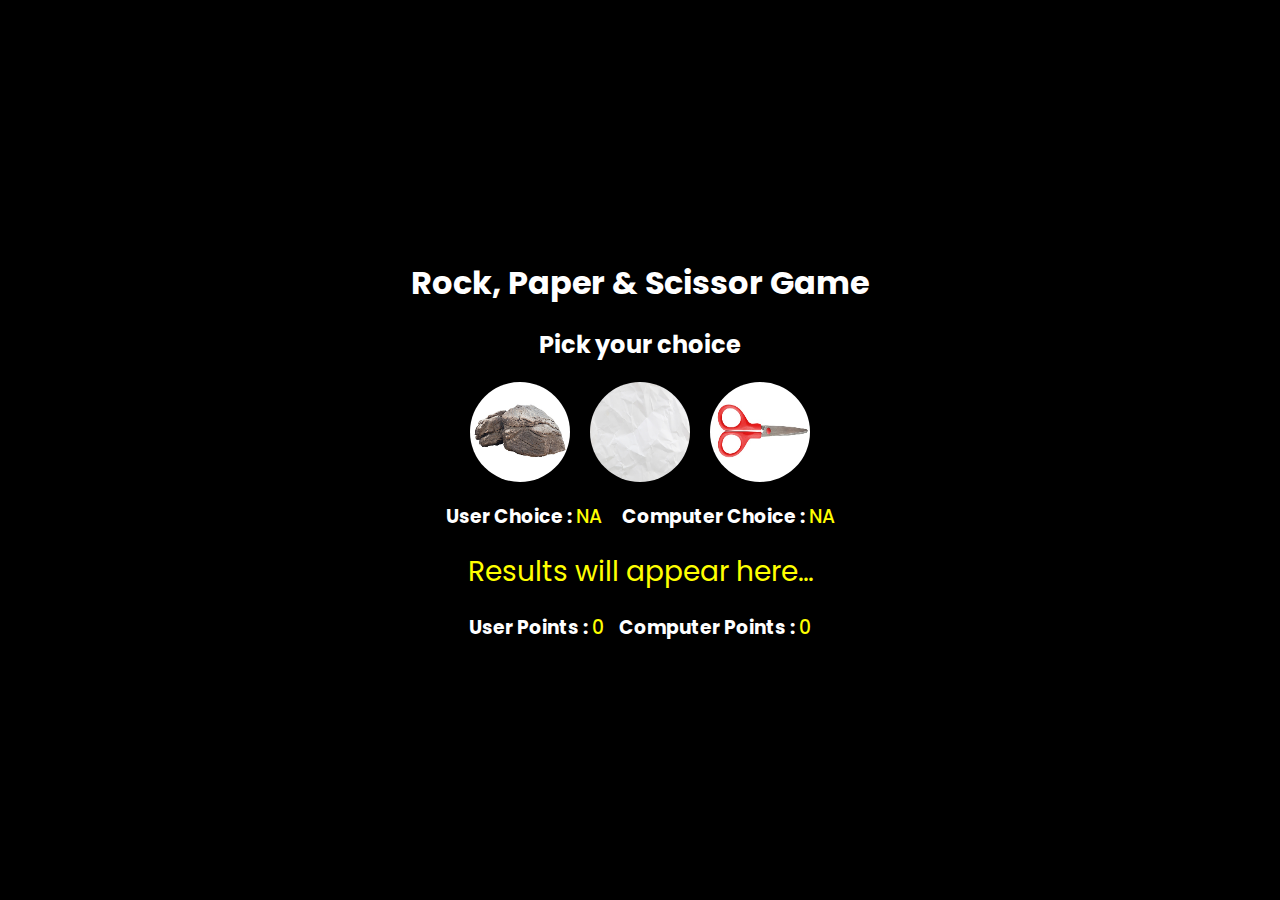
<file: modules/games/11-Rock-Paper-Scissors/index.html>
<!DOCTYPE html>
<html lang="en">

<head>
    <meta charset="UTF-8">
    <meta http-equiv="X-UA-Compatible" content="IE=edge">
    <meta name="viewport" content="width=device-width, initial-scale=1.0">
    <title>Talha - Rock Paper & Scissor</title>

    <!-- 👇🏻👇🏻👇🏻👇🏻👇🏻👇🏻👇🏻👇🏻👇🏻👇🏻👇🏻👇🏻👇🏻👇🏻👇🏻👇🏻👇🏻👇🏻👇🏻👇🏻👇🏻👇🏻👇🏻👇🏻👇🏻👇🏻👇🏻👇🏻👇🏻👇🏻👇🏻👇🏻👇🏻👇🏻👇🏻👇🏻👇🏻👇🏻👇🏻👇🏻👇🏻👇🏻👇🏻-->
	<!-- Also uploaded the demo of this code in a gif : https://c.tenor.com/x8v1oNUOmg4AAAAd/tenor.gif-->
	<!-- 👆🏻👆🏻👆🏻👆🏻👆🏻👆🏻👆🏻👆🏻👆🏻👆🏻👆🏻👆🏻👆🏻👆🏻👆🏻👆🏻👆🏻👆🏻👆🏻👆🏻👆🏻👆🏻👆🏻👆🏻👆🏻👆🏻👆🏻👆🏻👆🏻👆🏻👆🏻👆🏻👆🏻👆🏻👆🏻👆🏻👆🏻👆🏻👆🏻👆🏻👆🏻👆🏻👆🏻-->

	<!-- 👇🏻👇🏻👇🏻👇🏻👇🏻👇🏻👇🏻👇🏻👇🏻👇🏻👇🏻👇🏻👇🏻👇🏻👇🏻👇🏻👇🏻👇🏻👇🏻👇🏻👇🏻👇🏻👇🏻👇🏻👇🏻👇🏻👇🏻👇🏻👇🏻👇🏻👇🏻👇🏻👇🏻👇🏻👇🏻👇🏻👇🏻👇🏻👇🏻👇🏻👇🏻👇🏻👇🏻-->
	<!-- More html-css-js Games Calculators Games Cards Elements Projects on https://www.github.com/he-is-talha --> 
	<!-- 👆🏻👆🏻👆🏻👆🏻👆🏻👆🏻👆🏻👆🏻👆🏻👆🏻👆🏻👆🏻👆🏻👆🏻👆🏻👆🏻👆🏻👆🏻👆🏻👆🏻👆🏻👆🏻👆🏻👆🏻👆🏻👆🏻👆🏻👆🏻👆🏻👆🏻👆🏻👆🏻👆🏻👆🏻👆🏻👆🏻👆🏻👆🏻👆🏻👆🏻👆🏻👆🏻👆🏻-->

	<link rel="icon" href="https://i.ibb.co/M6KTWnf/pic.jpg">
    <link rel="stylesheet" href="style.css">
</head>

<body>

    <div class="container">
        <h1>Rock, Paper & Scissor Game</h1>
        <h2>Pick your choice</h2>
        <div class="choices">
            <img src="images/rock.jpg" alt="rock" id="rock">
            <img src="images/paper.jpg" alt="paper" id="paper">
            <img src="images/scissor.jpg" alt="scissor" id="scissor">
        </div>
        <div class="both-choices">
            <h3>User Choice : <span class="user-choice">NA</span></h3>
            <h3>Computer Choice : <span class="computer-choice">NA</span></h3>
        </div>
        <p class="result">Results will appear here...</p>
        <div class="points">
            <h3>User Points : <span class="user-points">0</span></h3>
            <h3>Computer Points : <span class="computer-points">0</span></h3>
        </div>
    </div>

    <script src="index.js"></script>
</body>

</html>
</file>
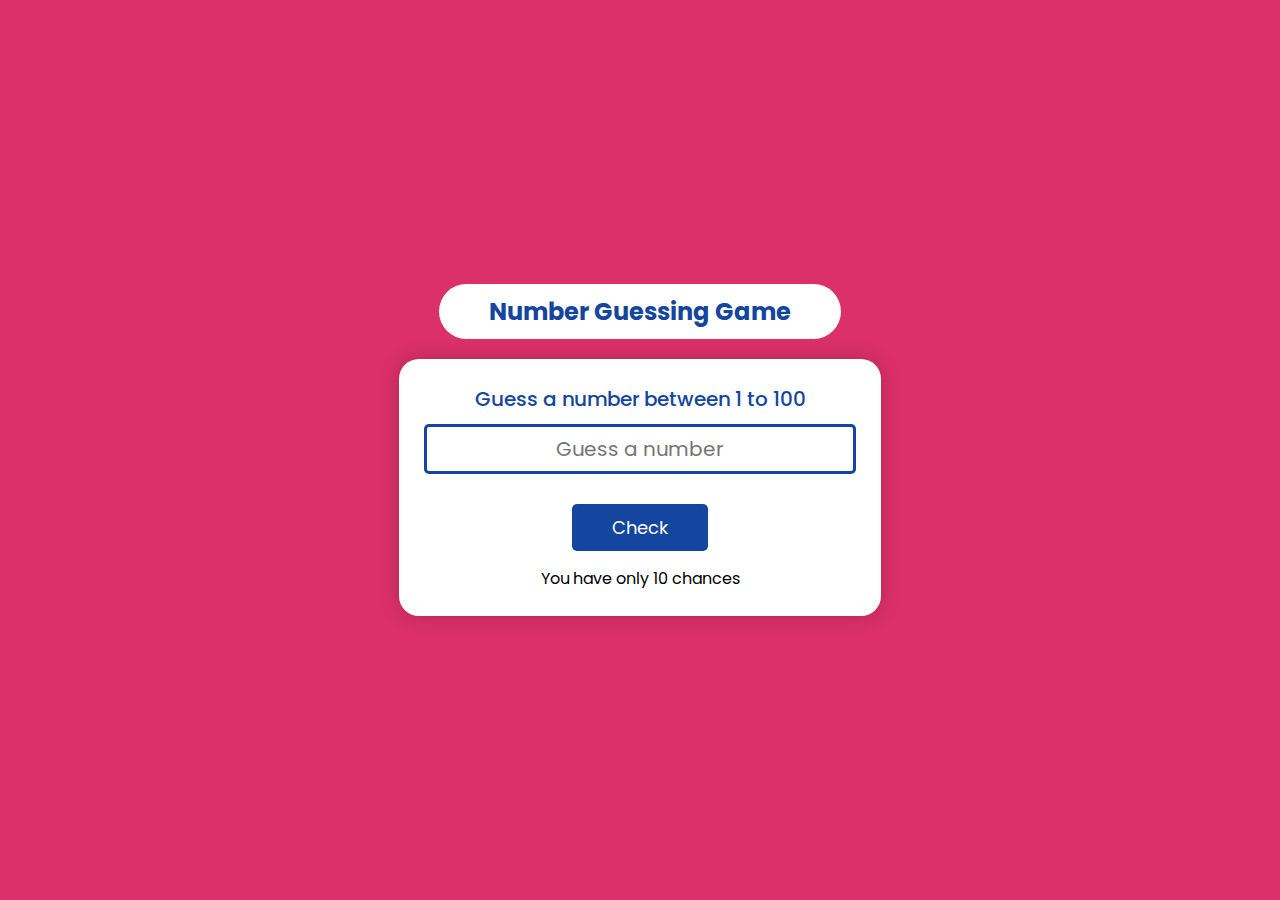
<file: modules/games/12-Type-Number-Guessing-Game/index.html>
<!DOCTYPE html>
<html lang="en">

<head>
    <meta charset="UTF-8">
    <meta http-equiv="X-UA-Compatible" content="IE=edge">
    <meta name="viewport" content="width=device-width, initial-scale=1.0">
    <title>Talha - Number Guessing Game</title>

    <!-- 👇🏻👇🏻👇🏻👇🏻👇🏻👇🏻👇🏻👇🏻👇🏻👇🏻👇🏻👇🏻👇🏻👇🏻👇🏻👇🏻👇🏻👇🏻👇🏻👇🏻👇🏻👇🏻👇🏻👇🏻👇🏻👇🏻👇🏻👇🏻👇🏻👇🏻👇🏻👇🏻👇🏻👇🏻👇🏻👇🏻👇🏻👇🏻👇🏻👇🏻👇🏻👇🏻👇🏻-->
	<!-- Also uploaded the demo of this code in a gif : https://c.tenor.com/x8v1oNUOmg4AAAAd/tenor.gif-->
	<!-- 👆🏻👆🏻👆🏻👆🏻👆🏻👆🏻👆🏻👆🏻👆🏻👆🏻👆🏻👆🏻👆🏻👆🏻👆🏻👆🏻👆🏻👆🏻👆🏻👆🏻👆🏻👆🏻👆🏻👆🏻👆🏻👆🏻👆🏻👆🏻👆🏻👆🏻👆🏻👆🏻👆🏻👆🏻👆🏻👆🏻👆🏻👆🏻👆🏻👆🏻👆🏻👆🏻👆🏻-->

	<!-- 👇🏻👇🏻👇🏻👇🏻👇🏻👇🏻👇🏻👇🏻👇🏻👇🏻👇🏻👇🏻👇🏻👇🏻👇🏻👇🏻👇🏻👇🏻👇🏻👇🏻👇🏻👇🏻👇🏻👇🏻👇🏻👇🏻👇🏻👇🏻👇🏻👇🏻👇🏻👇🏻👇🏻👇🏻👇🏻👇🏻👇🏻👇🏻👇🏻👇🏻👇🏻👇🏻👇🏻-->
	<!-- More html-css-js Games Calculators Games Cards Elements Projects on https://www.github.com/he-is-talha --> 
	<!-- 👆🏻👆🏻👆🏻👆🏻👆🏻👆🏻👆🏻👆🏻👆🏻👆🏻👆🏻👆🏻👆🏻👆🏻👆🏻👆🏻👆🏻👆🏻👆🏻👆🏻👆🏻👆🏻👆🏻👆🏻👆🏻👆🏻👆🏻👆🏻👆🏻👆🏻👆🏻👆🏻👆🏻👆🏻👆🏻👆🏻👆🏻👆🏻👆🏻👆🏻👆🏻👆🏻👆🏻-->

	<link rel="icon" href="https://i.ibb.co/M6KTWnf/pic.jpg">

    <link rel="stylesheet" href="style.css">
</head>

<body>

    <h1>Number Guessing Game</h1>
    <div class="container">
        <h2 class="heading">Guess a number between 1 to 100</h2>
        <input type="number" placeholder="Guess a number" />
        <p class="guess"></p>
        <button class="checkBtn">Check</button>
        <p class="chances">You have only <span class="chance">10</span> chances</p>
    </div>

    <script src="index.js"></script>
</body>

</html>
</file>
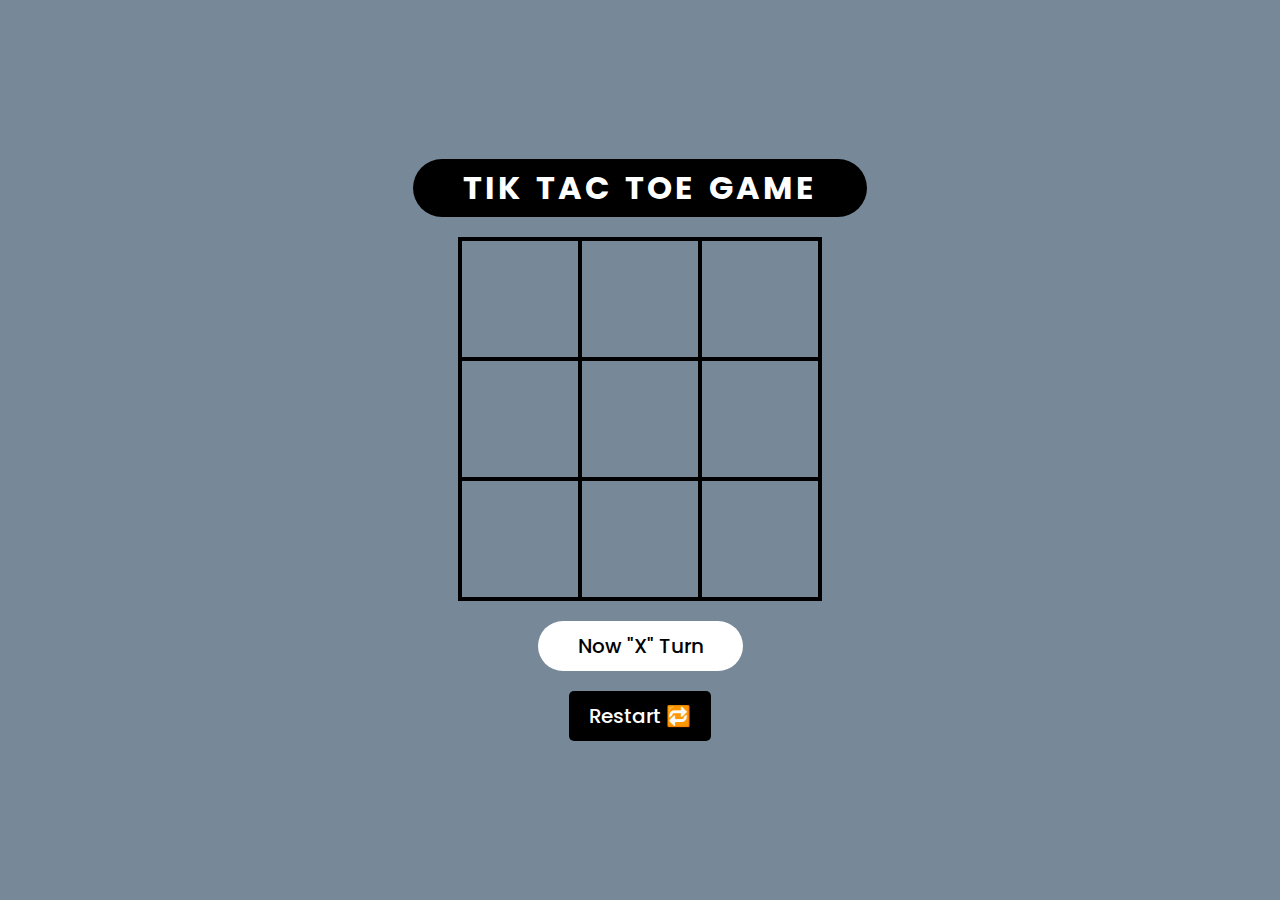
<file: modules/games/13-Tic-Tac-Toe/index.html>
<!DOCTYPE html>
<html lang="en">

<head>
    <meta charset="UTF-8">
    <meta http-equiv="X-UA-Compatible" content="IE=edge">
    <meta name="viewport" content="width=device-width, initial-scale=1.0">
    <title>Talha - Tic Tac Toe</title>

    <!-- 👇🏻👇🏻👇🏻👇🏻👇🏻👇🏻👇🏻👇🏻👇🏻👇🏻👇🏻👇🏻👇🏻👇🏻👇🏻👇🏻👇🏻👇🏻👇🏻👇🏻👇🏻👇🏻👇🏻👇🏻👇🏻👇🏻👇🏻👇🏻👇🏻👇🏻👇🏻👇🏻👇🏻👇🏻👇🏻👇🏻👇🏻👇🏻👇🏻👇🏻👇🏻👇🏻👇🏻-->
	<!-- Also uploaded the demo of this code in a gif : https://c.tenor.com/x8v1oNUOmg4AAAAd/tenor.gif-->
	<!-- 👆🏻👆🏻👆🏻👆🏻👆🏻👆🏻👆🏻👆🏻👆🏻👆🏻👆🏻👆🏻👆🏻👆🏻👆🏻👆🏻👆🏻👆🏻👆🏻👆🏻👆🏻👆🏻👆🏻👆🏻👆🏻👆🏻👆🏻👆🏻👆🏻👆🏻👆🏻👆🏻👆🏻👆🏻👆🏻👆🏻👆🏻👆🏻👆🏻👆🏻👆🏻👆🏻👆🏻-->

	<!-- 👇🏻👇🏻👇🏻👇🏻👇🏻👇🏻👇🏻👇🏻👇🏻👇🏻👇🏻👇🏻👇🏻👇🏻👇🏻👇🏻👇🏻👇🏻👇🏻👇🏻👇🏻👇🏻👇🏻👇🏻👇🏻👇🏻👇🏻👇🏻👇🏻👇🏻👇🏻👇🏻👇🏻👇🏻👇🏻👇🏻👇🏻👇🏻👇🏻👇🏻👇🏻👇🏻👇🏻-->
	<!-- More html-css-js Games Calculators Games Cards Elements Projects on https://www.github.com/he-is-talha --> 
	<!-- 👆🏻👆🏻👆🏻👆🏻👆🏻👆🏻👆🏻👆🏻👆🏻👆🏻👆🏻👆🏻👆🏻👆🏻👆🏻👆🏻👆🏻👆🏻👆🏻👆🏻👆🏻👆🏻👆🏻👆🏻👆🏻👆🏻👆🏻👆🏻👆🏻👆🏻👆🏻👆🏻👆🏻👆🏻👆🏻👆🏻👆🏻👆🏻👆🏻👆🏻👆🏻👆🏻👆🏻-->

	<link rel="icon" href="https://i.ibb.co/M6KTWnf/pic.jpg">
    <link rel="stylesheet" href="style.css">
</head>

<body>
    <h1>Tik Tac Toe Game</h1>
    <div class="container">
        <div data-index="0" class="box"></div>
        <div data-index="1" class="box"></div>
        <div data-index="2" class="box"></div>
        <div data-index="3" class="box"></div>
        <div data-index="4" class="box"></div>
        <div data-index="5" class="box"></div>
        <div data-index="6" class="box"></div>
        <div data-index="7" class="box"></div>
        <div data-index="8" class="box"></div>
    </div>
    <div class="status"></div>
    <button class="restartBtn">Restart 🔁</button>

    <script src="index.js"></script>
</body>

</html>
</file>
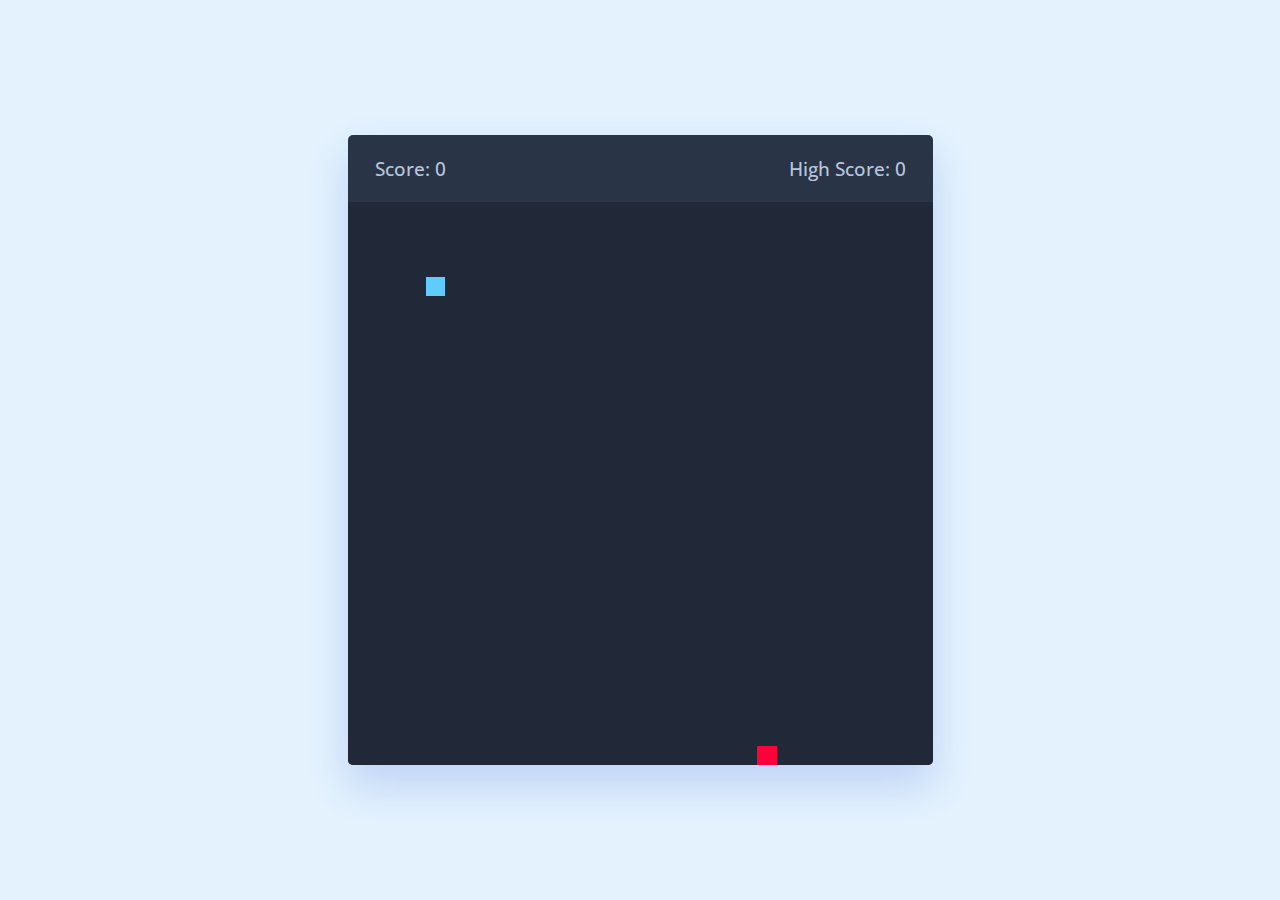
<file: modules/games/14-Snake-Game/index.html>
<!doctype html>
<html lang="en" dir="ltr">
  <head>
    <meta charset="utf-8">
    <title>Talha - Snake Game</title>

    <!-- 👇🏻👇🏻👇🏻👇🏻👇🏻👇🏻👇🏻👇🏻👇🏻👇🏻👇🏻👇🏻👇🏻👇🏻👇🏻👇🏻👇🏻👇🏻👇🏻👇🏻👇🏻👇🏻👇🏻👇🏻👇🏻👇🏻👇🏻👇🏻👇🏻👇🏻👇🏻👇🏻👇🏻👇🏻👇🏻👇🏻👇🏻👇🏻👇🏻👇🏻👇🏻👇🏻👇🏻-->
    <!-- Also uploaded the demo of this code in a gif : https://c.tenor.com/x8v1oNUOmg4AAAAd/tenor.gif-->
    <!-- 👆🏻👆🏻👆🏻👆🏻👆🏻👆🏻👆🏻👆🏻👆🏻👆🏻👆🏻👆🏻👆🏻👆🏻👆🏻👆🏻👆🏻👆🏻👆🏻👆🏻👆🏻👆🏻👆🏻👆🏻👆🏻👆🏻👆🏻👆🏻👆🏻👆🏻👆🏻👆🏻👆🏻👆🏻👆🏻👆🏻👆🏻👆🏻👆🏻👆🏻👆🏻👆🏻👆🏻-->

    <!-- 👇🏻👇🏻👇🏻👇🏻👇🏻👇🏻👇🏻👇🏻👇🏻👇🏻👇🏻👇🏻👇🏻👇🏻👇🏻👇🏻👇🏻👇🏻👇🏻👇🏻👇🏻👇🏻👇🏻👇🏻👇🏻👇🏻👇🏻👇🏻👇🏻👇🏻👇🏻👇🏻👇🏻👇🏻👇🏻👇🏻👇🏻👇🏻👇🏻👇🏻👇🏻👇🏻👇🏻-->
    <!-- More html-css-js Games Calculators Games Cards Elements Projects on https://www.github.com/he-is-talha --> 
    <!-- 👆🏻👆🏻👆🏻👆🏻👆🏻👆🏻👆🏻👆🏻👆🏻👆🏻👆🏻👆🏻👆🏻👆🏻👆🏻👆🏻👆🏻👆🏻👆🏻👆🏻👆🏻👆🏻👆🏻👆🏻👆🏻👆🏻👆🏻👆🏻👆🏻👆🏻👆🏻👆🏻👆🏻👆🏻👆🏻👆🏻👆🏻👆🏻👆🏻👆🏻👆🏻👆🏻👆🏻-->

    <link rel="icon" href="https://i.ibb.co/M6KTWnf/pic.jpg">

    <link rel="stylesheet" href="style.css">
    <meta name="viewport" content="width=device-width, initial-scale=1.0">
    <link rel="stylesheet" href="https://cdnjs.cloudflare.com/ajax/libs/font-awesome/6.3.0/css/all.min.css">
    <script src="script.js" defer></script>
  </head>
  <body>
 
    <div class="wrapper">
      <div class="game-details">
        <span class="score">Score: 0</span>
        <span class="high-score">High Score: 0</span>
      </div>
      <div class="play-board"></div>
      <div class="controls">
        <i data-key="ArrowLeft" class="fa-solid fa-arrow-left-long"></i>
        <i data-key="ArrowUp" class="fa-solid fa-arrow-up-long"></i>
        <i data-key="ArrowRight" class="fa-solid fa-arrow-right-long"></i>
        <i data-key="ArrowDown" class="fa-solid fa-arrow-down-long"></i>
      </div>
    </div>

  
</body></html>
</file>
<file: style.css>
/* Splash Screen */
#splash-screen {
  position: fixed;
  top: 0; left: 0;
  width: 100vw; height: 100vh;
  background: #fff;
  display: flex;
  justify-content: center;
  align-items: center;
  z-index: 9999;
  transition: opacity 1s ease;
}

#splash-screen img {
  width: 120px;
  opacity: 0;
  animation: fadeIn 2s ease forwards;
}

/* Animations */
@keyframes fadeIn {
  from { opacity: 0; transform: translateY(20px); }
  to { opacity: 1; transform: translateY(0); }
}
/* Base Reset */
body {
  margin: 0;
  font-family: 'Segoe UI', sans-serif;
  background: linear-gradient(135deg, #eaf6ff, #fdf6f0);
  display: flex;
}

/* Sidebar */
.sidebar {
  width: 220px;
  background: #ffffff;
  box-shadow: 2px 0 8px rgba(0,0,0,0.05);
  padding: 20px;
  position: fixed;
  height: 100vh;
}

.sidebar h1 {
  font-size: 1.5em;
  margin-bottom: 20px;
}

.sidebar ul {
  list-style: none;
  padding: 0;
}

.sidebar li {
  margin: 10px 0;
}

.sidebar a {
  text-decoration: none;
  color: #333;
  transition: color 0.2s ease;
}

.sidebar a:hover {
  color: #0077cc;
}

/* Main Content */
.main-content {
  margin-left: 240px;
  padding: 40px;
  flex-grow: 1;
}

/* Welcome Card */
.welcome-card {
  background: #ffffff;
  padding: 40px;
  border-radius: 16px;
  box-shadow: 0 8px 24px rgba(0,0,0,0.08);
  animation: fadeIn 1.2s ease;
  max-width: 600px;
}

.welcome-card h2 {
  font-size: 2em;
  margin-bottom: 10px;
}

.welcome-card p {
  font-size: 1.1em;
  color: #555;
}

/* Sections */
.section {
  background: #ffffff;
  margin-top: 40px;
  padding: 10px;
  border-radius: 16px;
  box-shadow: 0 6px 20px rgba(0,0,0,0.05);
  animation: fadeIn 0.8s ease;
}

.section h2 {
  font-size: 1.6em;
  margin-bottom: 15px;
  color: #333;
}

/* CalmPlay Game Table */
.game-table {
  width: 100%;
  border-spacing: 20px;
}

.game-card {
  background: #f0f4f8;
  padding: 20px;
  border-radius: 12px;
  box-shadow: 0 4px 12px rgba(0,0,0,0.1);
  cursor: pointer;
  transition: transform 0.2s ease, box-shadow 0.2s ease;
  position: relative;
}

.game-card:hover {
  transform: scale(1.03);
  box-shadow: 0 6px 16px rgba(0,0,0,0.12);
}

.game-card button {
  margin-top: 10px;
  padding: 8px 16px;
  background: #0077cc;
  color: white;
  border: none;
  border-radius: 8px;
  cursor: pointer;
  transition: background 0.3s ease;
  font-size: 0.95em;
}

.game-card button:hover {
  background: #005fa3;
}

/* Game Content */
.game-content {
  margin-top: 10px;
  display: none;
  animation: fadeIn 0.6s ease;
}

.game-content iframe {
  width: 100%;
  height: 300px;
  border: none;
  border-radius: 8px;
}

/* Breath Sync Specific */
#breathSyncFrame {
  border-radius: 12px;
  box-shadow: 0 4px 16px rgba(0,0,0,0.08);
  transition: opacity 0.4s ease;
}

/* Mood Journal */
textarea {
  border: 1px solid #ccc;
  border-radius: 8px;
  padding: 10px;
  font-size: 1em;
  resize: vertical;
}

select {
  padding: 8px;
  border-radius: 8px;
  font-size: 1em;
  margin-top: 10px;
}

/* FocusDock Timer */
button {
  padding: 10px 20px;
  background: #0077cc;
  color: white;
  border: none;
  border-radius: 8px;
  cursor: pointer;
  transition: background 0.3s ease;
  font-size: 1em;
}

button:hover {
  background: #005fa3;
}

#timerDisplay {
  font-weight: bold;
  color: #333;
}

/* Support Section */
#support a {
  display: inline-block;
  margin-top: 10px;
  padding: 10px 16px;
  background: #ff5f5f;
  color: white;
  text-decoration: none;
  border-radius: 8px;
  transition: background 0.3s ease;
}

#support a:hover {
  background: #e04848;
}

/* Animations */
@keyframes fadeIn {
  from { opacity: 0; transform: translateY(20px); }
  to { opacity: 1; transform: translateY(0); }
}

/* Modal */
.modal {
  position: fixed;
  top: 0;
  left: 0;
  width: 100%;
  height: 100%;
  background: rgba(0,0,0,0.6);
  display: flex;
  justify-content: center;
  align-items: center;
  z-index: 999;
}

.modal-content {
  background: #ffffff;
  border-radius: 16px;
  padding: 20px;
  width: 90%;
  max-width: 800px;
  box-shadow: 0 8px 24px rgba(0,0,0,0.2);
  position: relative;
}

.modal-content iframe {
  width: 100%;
  height: 500px;
  border-radius: 12px;
}

.close-btn {
  position: absolute;
  top: 12px;
  right: 16px;
  font-size: 24px;
  cursor: pointer;
}

/* Utility */
.hidden {
  display: none;
}
</file>
<file: modules/games/01-Candy-Crush-Game/style.css>
/* General Styling */
body {
  background-image: url('https://raw.githubusercontent.com/arpit456jain/Amazing-Js-Projects/master/Candy%20Crush/utils/bg.png');
  display: flex;
  justify-content: center;
  align-items: center;
  min-height: 100vh;
  font-family: 'Montserrat', sans-serif;
  color: #85796b;
}

.grid {
  display: flex;
  flex-wrap: wrap;
  height: 560px;
  width: 560px;
  background-color: rgba(109, 127, 151, 0.5);
  padding: 5px;
  border-radius: 10px;
  box-shadow: 0 2px 4px rgba(0, 0, 0, 0.5) inset, 0 1px 0 #fff;
  margin-left: 80px;
  margin-top: 50px;
}

.grid div {
  height: 70px;
  width: 70px;
  background-size: cover;
  background-position: center;
  border-radius: 5px;
  transition: transform 0.2s ease; /* Smooth animation for interactions */
}

/* Hover effect for interactivity */
.grid div:hover {
    transform: scale(1.05); /* Slightly enlarge on hover */
}

/* Scoreboard Styling */
.scoreBoard {
  background-color: cyan;
  border-radius: 20px;
  margin-top: 200px;
  margin-left: 200px;
  width: auto;
  height: 120px;
  padding: 20px;
  display: flex;
  flex-direction: column;
  justify-content: space-between;
  align-items: center;
  text-align: center;
  color: #85796b;
}

h3, h1 {
  font-family: 'Montserrat', sans-serif;
  text-transform: uppercase;
  margin: 0;
}

h1 {
  margin-top: -10px;
}

.grid div:hover {
    transform: scale(1.05); /* Slightly enlarge on hover */
}

/* Mode Selection Styling */
#modeSelection {
  display: flex;
  flex-direction: column;
  align-items: center;
  justify-content: center;
  height: 100vh;
  background-color: #f0f0f0;
  font-family: 'Montserrat', sans-serif;
  position: absolute;
  top: 0;
  left: 0;
  width: 100%;
  z-index: 10;
}

#modeSelection h2 {
  margin-bottom: 20px;
  color: #333;
}

#modeSelection button {
  margin: 10px;
  padding: 10px 20px;
  font-size: 16px;
  cursor: pointer;
  background-color: #87ceeb;
  border: none;
  border-radius: 5px;
  color: white;
}

/* Timer and Change Mode Button */
#timer {
  font-size: 18px;
  margin-top: 10px;
}

#changeMode {
  margin-top: 10px;
  padding: 5px 10px;
  background-color: #ff6347;
  color: white;
  border: none;
  border-radius: 5px;
  cursor: pointer;
}

/* Initially Hide Game Elements */
.grid, .scoreBoard {
  display: none;
}
</file>
<file: modules/games/03-Speed-Typing-Game/style.css>
@import url(https://fonts.googleapis.com/css?family=Gotu);
*,
*::before,
*::after {
  margin: 0;
  padding: 0;
  box-sizing: border-box;
  font-family: "Gotu", sans-serif;
  font-weight: normal;
  font-size: 18px;
}

body {
  width: 100vw;
  height: 100vh;
  background: #fff;
  color: #414244;
}

main {
  display: grid;
  grid-template-rows: repeat(2, 1fr);
  width: 100%;
  height: 100%;
  padding: 3rem;
}

.quote-display {
  position: relative;
  grid-row: 1/2;
  align-self: end;
}
.quote-display span {
  font-size: 2.25rem;
  font-weight: 800;
  line-height: 1.4;
  letter-spacing: 0.1rem;
}
.quote-display::before {
  content: open-quote;
  position: absolute;
  top: -5rem;
  left: -2rem;
  z-index: -1;
  font-size: 10rem;
  color: #d7d7d8;
}

.typing {
  position: relative;
  grid-row: 2/-1;
  display: grid;
  grid-template-columns: 33% auto 2rem auto 2rem;
  align-items: start;
  width: 100%;
  height: 100%;
}
.typing:hover hr {
  width: 75%;
}

hr {
  grid-column: 1/-1;
  margin-top: 1rem;
  border: 0.25rem solid #4fb578;
  width: 25%;
  transition: width 300ms ease-in-out;
  outline: 0;
}

.score {
  position: relative;
  grid-column: 3/-2;
  display: flex;
  justify-content: space-between;
  z-index: 2;
  width: 100%;
  margin-top: -1.375rem;
  margin-bottom: -1rem;
  background: #fff;
  padding: 0.25rem 2rem;
  box-shadow: 0 3px 6px rgba(52, 31, 97, 0.16), 0 3px 6px rgba(52, 31, 97, 0.23);
}

.quote-input {
  grid-column: 2/-1;
  height: calc(50vh - 4rem);
  width: 100%;
  padding: 0 1rem;
  padding-top: 2rem;
  background: #fff;
  border: 0;
  border-radius: 0.2rem;
  resize: none;
  outline: none;
  transition: border 300ms ease-in-out;
}
.quote-input::placeholder {
  color: #d7d7d8;
  transition: color 300ms ease-in-out;
}
.quote-input:hover::placeholder {
  color: #4fb578;
}

.right {
  color: #4fb578;
}

.wrong {
  color: #b55648;
  text-decoration: line-through;
}

.halp {
  position: relative;
  border-color: #b55648;
  animation: glitch 300ms;
}

@keyframes glitch {
  0% {
    transform: translateY(-2%);
    border-color: #414244;
    box-shadow: -1.5px 2.5px #4fa5b5;
  }
  15% {
    transform: translateY(5%);
    box-shadow: 2px -1px #d87dbb;
  }
  45% {
    border-color: #d7d7d8;
    box-shadow: 0.5px -2px #d7d7d8;
  }
  85% {
    border-color: #b55648;
    box-shadow: 1px -1.5px #d87dbb;
  }
  100% {
    transform: translateX(-1%);
    box-shadow: -0.5px 0.5px #4fa5b5;
  }
}
</file>
<file: modules/games/04-Breakout-Game/style.css>
@import url("https://fonts.googleapis.com/css2?family=Balsamiq+Sans:wght@400;700&display=swap");

:root {
  --background-color: #7f7fd5;
  --background-secondary-color: #91eae4;
  --canvas-color: #f0f0f0;
  --text-color: rgba(255, 255, 255, 0.87);
  --sidebar-color: #343457;
  --button-color: #86a8e7;
  --hover-color: #7db3e3;
}

* {
  box-sizing: border-box;
}

body {
  background-color: var(--background-color);
  background: linear-gradient(
    to right,
    var(--background-color),
    var(--button-color),
    var(--background-secondary-color)
  );
  font-family: "Balsamiq Sans", cursive;
  display: flex;
  flex-direction: column;
  align-items: center;
  justify-content: center;
  min-height: 100vh;
  margin: 0;
}

h1 {
  font-size: 2.75rem;
  color: var(--text-color);
}

canvas {
  background-color: var(--canvas-color);
  display: block;
  border-radius: 5px;
  width: 800px;
  max-width: 96%;
}

.btn {
  cursor: pointer;
  border: 0;
  padding: 0.625rem 1.25rem;
  background-color: var(--button-color);
  color: var(--text-color);
  border-radius: 5px;
  font-family: inherit;
  font-size: 1rem;
}

.btn:focus {
  outline: 0;
}

.btn:hover {
  background-color: var(--hover-color);
}

.btn:active {
  transform: scale(0.98);
}

.rules-btn {
  position: absolute;
  top: 1.875rem;
  left: 1.875rem;
}

.rules {
  position: absolute;
  top: 0;
  left: 0;
  background-color: var(--sidebar-color);
  color: var(--text-color);
  min-height: 100vh;
  width: 400px;
  padding: 3rem;
  line-height: 1.5;
  transform: translateX(-400px);
  transition: transform 1s ease-in-out;
}

.rules.show {
  transform: translateX(0);
}
</file>
<file: modules/games/05-Minesweeper-Game/style.css>
body {
  font-family: Arial, Helvetica, sans-serif;
  font-weight: bold;
  text-align: center;
}

#board {
  width: 400px;
  height: 400px;
  border: 10px solid darkgray;
  background-color: lightgray;

  margin: 0 auto;
  display: flex;
  flex-wrap: wrap;
}

#board div {
  width: 48px;
  height: 48px;
  border: 1px solid whitesmoke;

  /* text */
  font-size: 30px;
  display: flex;
  justify-content: center;
  align-items: center;
}

.tile-clicked {
  background-color: darkgrey;
}

.x1 {
  color: blue;
}

.x2 {
  color: green;
}

.x3 {
  color: red;
}

.x4 {
  color: navy;
}

.x5 {
  color: brown;
}

.x6 {
  color: teal;
}

.x7 {
  color: black;
}

.x8 {
  color: gray;
}

#flag-button {
  width: 100px;
  height: 50px;
  font-size: 30px;
  background-color: lightgray;
  border: none;
}
</file>
<file: modules/games/07-Ping-Pong-Game/style.css>
.container {
  display: flex;
  flex-direction: column;
  align-items: center;
  justify-content: center;
}

.button {
  display: flex;
  justify-content: center;
  margin-top: 15px;
}

.btn {
  background-color: #4caf50;
  border: none;
  color: white;
  padding: 10px 20px;
  text-align: center;
  text-decoration: none;
  display: inline-block;
  font-size: 16px;
  margin: 10px;
  cursor: pointer;
  border-radius: 5px;
}

.btn:hover {
  background-color: #3e8e41;
}

.control {
  text-align: center;
}

canvas {
  background: #000;
}
</file>
<file: modules/games/08-Tetris-Game/style.css>
body {
  overflow: hidden;
  background: #d7d7d7;
}
#tetris {
  width: 360px;
  border: 1px solid black;
  padding: 20px;
}
#canvas {
  width: 200px;
  height: 440px;
  background-color: #000;
  position: relative;
  color: #fff;
}
#canvas h1 {
  margin: 0;
  padding: 0;
  text-align: center;
  font-size: 30px;
  padding-top: 200px;
}
.piece {
  border: 1px solid white;
  position: absolute;
}

#start {
  animation: blink 0.7s steps(2, start) infinite;
  background: #e1ff5f;
  border-radius: 2px;
  color: #202020;
  cursor: pointer;
  font-size: 28px;
}

@keyframes blink {
  to {
    outline: #e1ff5f solid 1px;
  }
}

.red {
  color: #f00000;
}

.square {
  position: absolute;
  width: 19px;
  height: 19px;
  border: 1px solid white;
}
.type0 {
  background-color: #a000f0;
}
.type1 {
  background-color: #00f0f0;
}
.type2 {
  background-color: #f0a000;
}
.type3 {
  background-color: #0000f0;
}
.type4 {
  background-color: #00f000;
}
.type5 {
  background-color: #f00000;
}
.type6 {
  background-color: #f0f000;
}
#next_shape {
  position: relative;
  background-color: #000;
  border: 1px solid white;
  width: 110px;
  height: 110px;
}
#info {
  background-color: #000;
  color: #fff;
  float: right;
  width: 110px;
  height: 420px;
  padding: 10px;
}
</file>
<file: modules/games/09-Tilting-Maze-Game/style.css>
body {
  --background-color: #ede6e3;
  --wall-color: #36382e;
  --joystick-color: #210124;
  --joystick-head-color: #f06449;
  --ball-color: #f06449;
  --end-color: #7d82b8;
  --text-color: #210124;

  font-family: "Segoe UI", Tahoma, Geneva, Verdana, sans-serif;
  background-color: var(--background-color);
}

html,
body {
  height: 100%;
  margin: 0;
}

#center {
  display: flex;
  align-items: center;
  justify-content: center;
  height: 100%;
}

#game {
  display: grid;
  grid-template-columns: auto 150px;
  grid-template-rows: 1fr auto 1fr;
  gap: 30px;
  perspective: 600px;
}

#maze {
  position: relative;
  grid-row: 1 / -1;
  grid-column: 1;
  width: 350px;
  height: 315px;
  display: flex;
  justify-content: center;
  align-items: center;
}

#end {
  width: 65px;
  height: 65px;
  border: 5px dashed var(--end-color);
  border-radius: 50%;
}

#joystick {
  position: relative;
  background-color: var(--joystick-color);
  border-radius: 50%;
  width: 50px;
  height: 50px;
  display: flex;
  align-items: center;
  justify-content: center;
  margin: 10px 50px;
  grid-row: 2;
}

#joystick-head {
  position: relative;
  background-color: var(--joystick-head-color);
  border-radius: 50%;
  width: 20px;
  height: 20px;
  cursor: grab;

  animation-name: glow;
  animation-duration: 0.6s;
  animation-iteration-count: infinite;
  animation-direction: alternate;
  animation-timing-function: ease-in-out;
  animation-delay: 4s;
}

@keyframes glow {
  0% {
    transform: scale(1);
  }
  100% {
    transform: scale(1.2);
  }
}

.joystick-arrow:nth-of-type(1) {
  position: absolute;
  bottom: 55px;

  width: 0;
  height: 0;
  border-left: 10px solid transparent;
  border-right: 10px solid transparent;

  border-bottom: 10px solid var(--joystick-color);
}

.joystick-arrow:nth-of-type(2) {
  position: absolute;
  top: 55px;

  width: 0;
  height: 0;
  border-left: 10px solid transparent;
  border-right: 10px solid transparent;

  border-top: 10px solid var(--joystick-color);
}

.joystick-arrow:nth-of-type(3) {
  position: absolute;
  left: 55px;

  width: 0;
  height: 0;
  border-top: 10px solid transparent;
  border-bottom: 10px solid transparent;

  border-left: 10px solid var(--joystick-color);
}

.joystick-arrow:nth-of-type(4) {
  position: absolute;
  right: 55px;

  width: 0;
  height: 0;
  border-top: 10px solid transparent;
  border-bottom: 10px solid transparent;

  border-right: 10px solid var(--joystick-color);
}

#note {
  grid-row: 3;
  grid-column: 2;
  text-align: center;
  font-size: 0.8em;
  color: var(--text-color);
  transition: opacity 2s;
}

a:visited {
  color: inherit;
}

.ball {
  position: absolute;
  margin-top: -5px;
  margin-left: -5px;
  border-radius: 50%;
  background-color: var(--ball-color);
  width: 10px;
  height: 10px;
}

.wall {
  position: absolute;
  background-color: var(--wall-color);
  transform-origin: top center;
  margin-left: -5px;
}

.wall::before,
.wall::after {
  display: block;
  content: "";
  width: 10px;
  height: 10px;
  background-color: inherit;
  border-radius: 50%;
  position: absolute;
}

.wall::before {
  top: -5px;
}

.wall::after {
  bottom: -5px;
}

.black-hole {
  position: absolute;
  margin-top: -9px;
  margin-left: -9px;
  border-radius: 50%;
  background-color: black;
  width: 18px;
  height: 18px;
}
</file>
<file: modules/games/10-Memory-Card-Game/style.css>
/* Import Google Font - Poppins */
@import url('https://fonts.googleapis.com/css2?family=Poppins:wght@400;500;600;700&display=swap');
*{
  margin: 0;
  padding: 0;
  box-sizing: border-box;
  font-family: 'Poppins', sans-serif;
}
body{
  display: flex;
  align-items: center;
  justify-content: center;
  min-height: 100vh;
  background: #6563FF;
}
.wrapper{
  padding: 25px;
  border-radius: 10px;
  background: #F8F8F8;
  box-shadow: 0 10px 30px rgba(0,0,0,0.1);
}
.cards, .card, .view{
  display: flex;
  align-items: center;
  justify-content: center;
}
.cards{
  height: 400px;
  width: 400px;
  flex-wrap: wrap;
  justify-content: space-between;
}
.cards .card{
  cursor: pointer;
  list-style: none;
  user-select: none;
  position: relative;
  perspective: 1000px;
  transform-style: preserve-3d;
  height: calc(100% / 4 - 10px);
  width: calc(100% / 4 - 10px);
}
.card.shake{
  animation: shake 0.35s ease-in-out;
}
@keyframes shake {
  0%, 100%{
    transform: translateX(0);
  }
  20%{
    transform: translateX(-13px);
  }
  40%{
    transform: translateX(13px);
  }
  60%{
    transform: translateX(-8px);
  }
  80%{
    transform: translateX(8px);
  }
}
.card .view{
  width: 100%;
  height: 100%;
  position: absolute;
  border-radius: 7px;
  background: #fff;
  pointer-events: none;
  backface-visibility: hidden;
  box-shadow: 0 3px 10px rgba(0,0,0,0.1);
  transition: transform 0.25s linear;
}
.card .front-view img{
  width: 19px;
}
.card .back-view img{
  max-width: 45px;
}
.card .back-view{
  transform: rotateY(-180deg);
}
.card.flip .back-view{
  transform: rotateY(0);
}
.card.flip .front-view{
  transform: rotateY(180deg);
}

@media screen and (max-width: 700px) {
  .cards{
    height: 350px;
    width: 350px;
  }
  .card .front-view img{
    width: 17px;
  }
  .card .back-view img{
    max-width: 40px;
  }
}

@media screen and (max-width: 530px) {
  .cards{
    height: 300px;
    width: 300px;
  }
  .card .front-view img{
    width: 15px;
  }
  .card .back-view img{
    max-width: 35px;
  }
}
</file>
<file: modules/games/11-Rock-Paper-Scissors/style.css>
@import url("https://fonts.googleapis.com/css2?family=Poppins:wght@100;200;300;400;500;600;700;800;900&display=swap");

* {
  margin: 0;
  padding: 0;
  box-sizing: border-box;
  font-family: "Poppins", sans-serif;
}

body,
.container,
.choices,
.both-choices,
.points {
  display: flex;
  justify-content: center;
  align-items: center;
}

body {
  background-color: black;
  color: white;
  height: 100vh;
}

.container {
  flex-direction: column;
  gap: 20px;
}

.choices {
  gap: 20px;
  width: 400px;
}

.choices img {
  width: 100px;
  height: 100px;
  cursor: pointer;
  border-radius: 50%;
}

.choices img:active {
  transform: scale(0.95);
}

.both-choices h3:nth-child(1) {
  margin-right: 20px;
}

.both-choices span {
  font-weight: 500;
  color: yellow;
}

.result {
  font-size: 28px;
  color: yellow;
}

.points h3:nth-child(1) {
  margin-right: 15px;
}

.points span {
  font-weight: 500;
  color: yellow;
}
</file>
<file: modules/games/12-Type-Number-Guessing-Game/style.css>
@import url("https://fonts.googleapis.com/css2?family=Poppins:wght@100;200;300;400;500;600;700;800;900&display=swap");

* {
  margin: 0;
  padding: 0;
  box-sizing: border-box;
  font-family: "Poppins", sans-serif;
}

body {
  display: flex;
  align-items: center;
  justify-content: center;
  flex-direction: column;
  min-height: 100vh;
  background: #db3069;
}

h1 {
  font-size: 24px;
  margin-bottom: 20px;
  padding: 10px 50px;
  color: #1446a0;
  background-color: white;
  border-radius: 50px;
}

.container {
  text-align: center;
  padding: 25px;
  background: white;
  border-radius: 20px;
  box-shadow: 0 0 20px rgba(0, 0, 0, 0.2);
}
.container h2 {
  font-size: 20px;
  color: #1446a0;
  font-weight: 500;
}

.container .guess {
  color: #1446a0;
  font-size: 18px;
  margin: 10px 0;
}

.container .chances {
  color: black;
  font-size: 16px;
  margin-top: 5px;
}

.container input {
  font-size: 20px;
  padding: 0 20px;
  text-align: center;
  width: 100%;
  height: 50px;
  margin: 10px 0;
  border: 3px solid #1446a0;
  border-radius: 5px;
}

input:disabled {
  cursor: not-allowed;
}

/* To remove the controls in the input field */
/* Chrome, Safari, Edge, Opera */
input::-webkit-outer-spin-button,
input::-webkit-inner-spin-button {
  -webkit-appearance: none;
  margin: 0;
}
/* Firefox */
input[type="number"] {
  -moz-appearance: textfield;
}

.checkBtn {
  font-size: 18px;
  margin: 10px 0;
  padding: 10px 40px;
  color: white;
  background: #1446a0;
  border: none;
  border-radius: 5px;
  cursor: pointer;
}

.checkBtn:active {
  transform: scale(0.95);
}
</file>
<file: modules/games/13-Tic-Tac-Toe/style.css>
@import url("https://fonts.googleapis.com/css2?family=Poppins:wght@100;200;300;400;500;600;700;800;900&display=swap");

* {
  margin: 0;
  padding: 0;
  box-sizing: border-box;
  border: none;
  font-family: "Poppins", sans-serif;
}

body {
  width: 100vw;
  height: 100vh;
  background-color: lightslategray;
  color: white;
  display: flex;
  justify-content: center;
  align-items: center;
  flex-direction: column;
}

h1 {
  color: white;
  font-size: 32px;
  padding: 5px 50px;
  background-color: black;
  border-radius: 50px;
  margin-bottom: 20px;
  text-transform: uppercase;
  letter-spacing: 3px;
  word-spacing: 3px;
}

.container {
  display: grid;
  grid-template-columns: repeat(3, auto);
  border: 2px solid black;
}

.box {
  width: 120px;
  height: 120px;
  border: 2px solid black;
  display: flex;
  justify-content: center;
  align-items: center;
  cursor: pointer;
  font-size: 25px;
}

.box img {
  width: 75px;
}

.status {
  margin: 20px 0;
  padding: 10px 40px;
  border-radius: 50px;
  font-size: 20px;
  font-weight: 500;
  background-color: white;
  color: black;
}

button {
  padding: 10px 20px;
  font-size: 20px;
  font-weight: 500;
  color: white;
  background-color: black;
  border-radius: 5px;
  cursor: pointer;
}

button:active {
  transform: scale(0.9);
}

.win {
  animation: winAnim ease-in-out 1s infinite;
}

@keyframes winAnim {
  0% {
    background-color: green;
  }
  100% {
    background-color: lightgreen;
  }
}
</file>
<file: modules/games/14-Snake-Game/style.css>
/* Import Google font */
@import url('https://fonts.googleapis.com/css2?family=Open+Sans:wght@400;500;600;700&display=swap');
* {
  margin: 0;
  padding: 0;
  box-sizing: border-box;
  font-family: 'Open Sans', sans-serif;
}
body {
  display: flex;
  align-items: center;
  justify-content: center;
  min-height: 100vh;
  background: #E3F2FD;
}
.wrapper {
  width: 65vmin;
  height: 70vmin;
  display: flex;
  overflow: hidden;
  flex-direction: column;
  justify-content: center;
  border-radius: 5px;
  background: #293447;
  box-shadow: 0 20px 40px rgba(52, 87, 220, 0.2);
}
.game-details {
  color: #B8C6DC;
  font-weight: 500;
  font-size: 1.2rem;
  padding: 20px 27px;
  display: flex;
  justify-content: space-between;
}
.play-board {
  height: 100%;
  width: 100%;
  display: grid;
  background: #212837;
  grid-template: repeat(30, 1fr) / repeat(30, 1fr);
}
.play-board .food {
  background: #FF003D;
}
.play-board .head {
  background: #60CBFF;
}

.controls {
  display: none;
  justify-content: space-between;
}
.controls i {
  padding: 25px 0;
  text-align: center;
  font-size: 1.3rem;
  color: #B8C6DC;
  width: calc(100% / 4);
  cursor: pointer;
  border-right: 1px solid #171B26;
}

@media screen and (max-width: 800px) {
  .wrapper {
    width: 90vmin;
    height: 115vmin;
  }
  .game-details {
    font-size: 1rem;
    padding: 15px 27px;
  }
  .controls {
    display: flex;
  }
  .controls i {
    padding: 15px 0;
    font-size: 1rem;
  }
}
</file>
